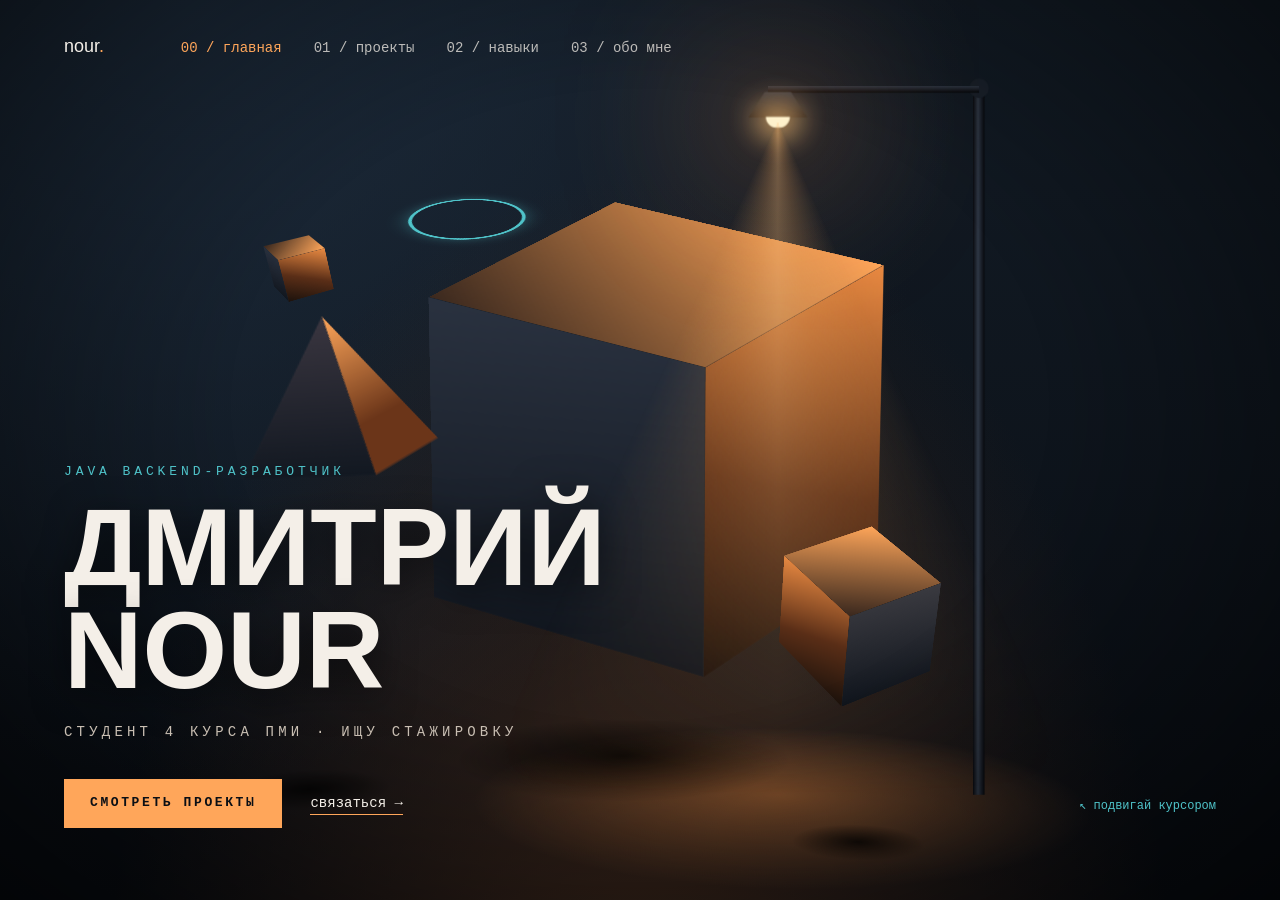
<file: index.html>
<!DOCTYPE html>
<html lang="ru">
<head>
  <meta charset="UTF-8">
  <meta name="viewport" content="width=device-width, initial-scale=1">
  <title>Дмитрий (Nour) — Java Backend разработчик</title>
  <link rel="icon" href="img/favicon.svg" type="image/svg+xml">
  <link rel="stylesheet" href="style.css">
  <link rel="stylesheet" href="scene.css">
</head>
<body class="home">

  <div class="bg" aria-hidden="true">

    <div class="cell x0 y0"></div>
    <div class="cell x1 y0"></div>
    <div class="cell x2 y0"></div>
    <div class="cell x3 y0"></div>
    <div class="cell x4 y0"></div>
    <div class="cell x5 y0"></div>
    <div class="cell x6 y0"></div>
    <div class="cell x7 y0"></div>
    <div class="cell x0 y1"></div>
    <div class="cell x1 y1"></div>
    <div class="cell x2 y1"></div>
    <div class="cell x3 y1"></div>
    <div class="cell x4 y1"></div>
    <div class="cell x5 y1"></div>
    <div class="cell x6 y1"></div>
    <div class="cell x7 y1"></div>
    <div class="cell x0 y2"></div>
    <div class="cell x1 y2"></div>
    <div class="cell x2 y2"></div>
    <div class="cell x3 y2"></div>
    <div class="cell x4 y2"></div>
    <div class="cell x5 y2"></div>
    <div class="cell x6 y2"></div>
    <div class="cell x7 y2"></div>
    <div class="cell x0 y3"></div>
    <div class="cell x1 y3"></div>
    <div class="cell x2 y3"></div>
    <div class="cell x3 y3"></div>
    <div class="cell x4 y3"></div>
    <div class="cell x5 y3"></div>
    <div class="cell x6 y3"></div>
    <div class="cell x7 y3"></div>
    <div class="cell x0 y4"></div>
    <div class="cell x1 y4"></div>
    <div class="cell x2 y4"></div>
    <div class="cell x3 y4"></div>
    <div class="cell x4 y4"></div>
    <div class="cell x5 y4"></div>
    <div class="cell x6 y4"></div>
    <div class="cell x7 y4"></div>
    <div class="cell x0 y5"></div>
    <div class="cell x1 y5"></div>
    <div class="cell x2 y5"></div>
    <div class="cell x3 y5"></div>
    <div class="cell x4 y5"></div>
    <div class="cell x5 y5"></div>
    <div class="cell x6 y5"></div>
    <div class="cell x7 y5"></div>
    <div class="cell x0 y6"></div>
    <div class="cell x1 y6"></div>
    <div class="cell x2 y6"></div>
    <div class="cell x3 y6"></div>
    <div class="cell x4 y6"></div>
    <div class="cell x5 y6"></div>
    <div class="cell x6 y6"></div>
    <div class="cell x7 y6"></div>
    <div class="cell x0 y7"></div>
    <div class="cell x1 y7"></div>
    <div class="cell x2 y7"></div>
    <div class="cell x3 y7"></div>
    <div class="cell x4 y7"></div>
    <div class="cell x5 y7"></div>
    <div class="cell x6 y7"></div>
    <div class="cell x7 y7"></div>

    <div class="scene">
      <div class="cam-y">
        <div class="cam-x">

          <div class="floor">
            <div class="pool"></div>
            <div class="shadow sh-cube"></div>
            <div class="shadow sh-pyr"></div>
            <div class="shadow sh-small"></div>
          </div>

          <div class="obj o-tiny"><div class="float"><div class="pose">
            <div class="cube"><div class="face f-front"></div><div class="face f-back"></div><div class="face f-right"></div><div class="face f-left"></div><div class="face f-top"></div><div class="face f-bottom"></div></div>
          </div></div></div>

          <div class="obj o-hoop"><div class="float"><div class="pose">
            <div class="hoop"></div>
          </div></div></div>

          <div class="lamp">
            <div class="pole"></div>
            <div class="pole-cap"></div>
            <div class="arm"></div>
            <div class="shade"></div>
            <div class="bulb"></div>
            <div class="cone">
              <div class="dust d1"></div><div class="dust d2"></div><div class="dust d3"></div>
              <div class="dust d4"></div><div class="dust d5"></div><div class="dust d6"></div>
            </div>
          </div>

          <div class="obj o-cube"><div class="float"><div class="pose">
            <div class="cube"><div class="face f-front"></div><div class="face f-back"></div><div class="face f-right"></div><div class="face f-left"></div><div class="face f-top"></div><div class="face f-bottom"></div></div>
          </div></div></div>

          <div class="obj o-pyr"><div class="float"><div class="pose">
            <div class="pyramid">
              <div class="side p-front"></div><div class="side p-right"></div>
              <div class="side p-back"></div><div class="side p-left"></div>
              <div class="p-base"></div>
            </div>
          </div></div></div>

          <div class="obj o-small"><div class="float"><div class="pose">
            <div class="cube"><div class="face f-front"></div><div class="face f-back"></div><div class="face f-right"></div><div class="face f-left"></div><div class="face f-top"></div><div class="face f-bottom"></div></div>
          </div></div></div>

        </div>
      </div>
    </div>
  </div>

  <header class="site-header">
    <a class="logo" href="index.html">nour<span>.</span></a>
    <nav class="nav">
      <a href="index.html" aria-current="page">00 / главная</a>
      <a href="projects.html">01 / проекты</a>
      <a href="skills.html">02 / навыки</a>
      <a href="about.html">03 / обо мне</a>
    </nav>
  </header>

  <main class="hero">
    <p class="kicker">java backend-разработчик</p>
    <h1>ДМИТРИЙ<br>NOUR</h1>
    <p class="status">студент 4 курса ПМИ · ищу стажировку</p>
    <p class="cta">
      <a class="btn" href="projects.html">смотреть проекты</a>
      <a class="more" href="about.html#contacts">связаться →</a>
    </p>
  </main>

  <p class="hint">↖ подвигай курсором</p>

</body>
</html>
</file>
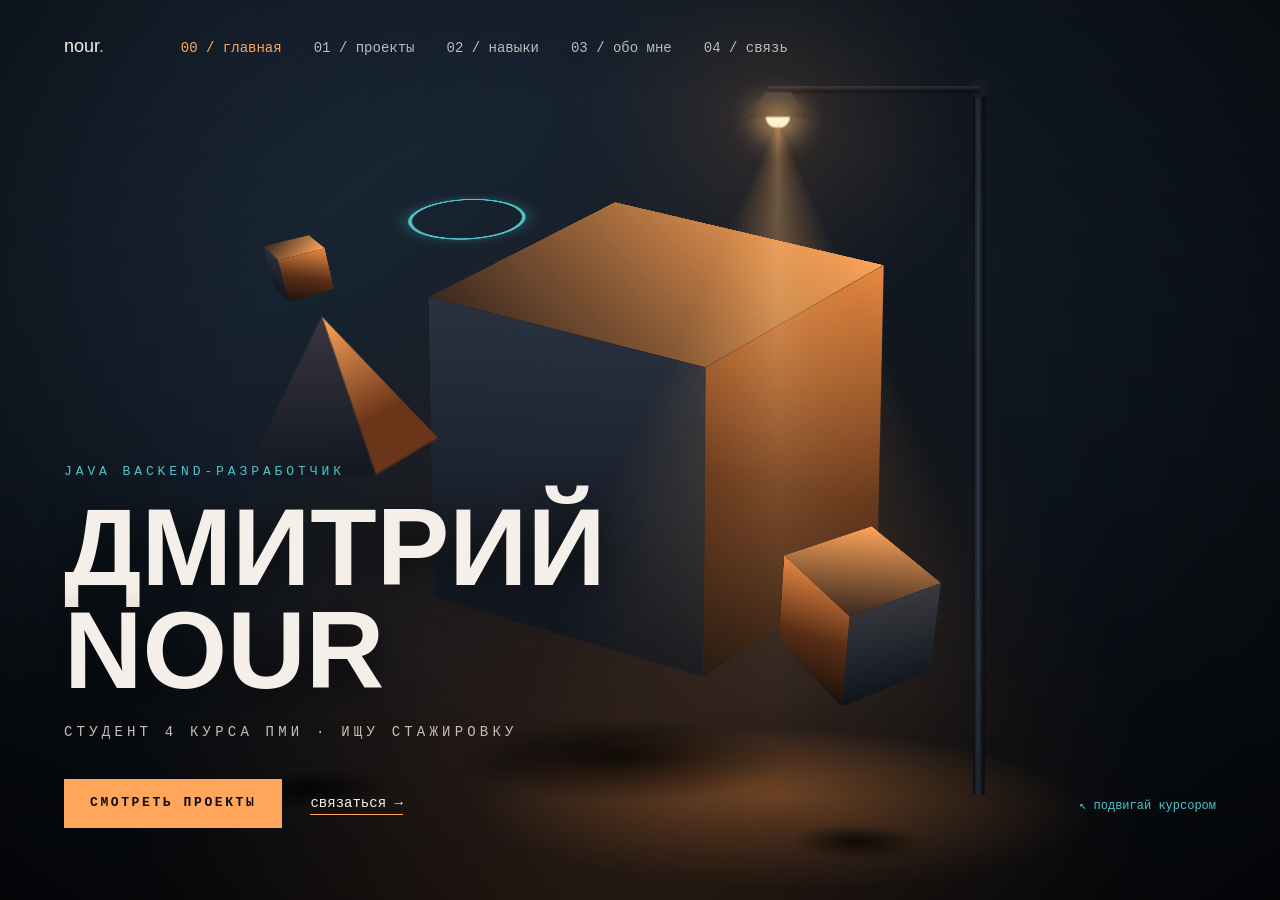
<file: lab4/index.html>
<!DOCTYPE html>
<html lang="ru">
<head>
  <meta charset="UTF-8">
  <meta name="viewport" content="width=device-width, initial-scale=1">
  <title>Дмитрий (Nour) — Java Backend разработчик</title>
  <link rel="icon" href="img/favicon.svg" type="image/svg+xml">
  <link rel="stylesheet" href="style.css">
  <link rel="stylesheet" href="scene.css">
</head>
<body class="home">

  <div class="bg" aria-hidden="true">

    <div class="cell x0 y0"></div>
    <div class="cell x1 y0"></div>
    <div class="cell x2 y0"></div>
    <div class="cell x3 y0"></div>
    <div class="cell x4 y0"></div>
    <div class="cell x5 y0"></div>
    <div class="cell x6 y0"></div>
    <div class="cell x7 y0"></div>
    <div class="cell x0 y1"></div>
    <div class="cell x1 y1"></div>
    <div class="cell x2 y1"></div>
    <div class="cell x3 y1"></div>
    <div class="cell x4 y1"></div>
    <div class="cell x5 y1"></div>
    <div class="cell x6 y1"></div>
    <div class="cell x7 y1"></div>
    <div class="cell x0 y2"></div>
    <div class="cell x1 y2"></div>
    <div class="cell x2 y2"></div>
    <div class="cell x3 y2"></div>
    <div class="cell x4 y2"></div>
    <div class="cell x5 y2"></div>
    <div class="cell x6 y2"></div>
    <div class="cell x7 y2"></div>
    <div class="cell x0 y3"></div>
    <div class="cell x1 y3"></div>
    <div class="cell x2 y3"></div>
    <div class="cell x3 y3"></div>
    <div class="cell x4 y3"></div>
    <div class="cell x5 y3"></div>
    <div class="cell x6 y3"></div>
    <div class="cell x7 y3"></div>
    <div class="cell x0 y4"></div>
    <div class="cell x1 y4"></div>
    <div class="cell x2 y4"></div>
    <div class="cell x3 y4"></div>
    <div class="cell x4 y4"></div>
    <div class="cell x5 y4"></div>
    <div class="cell x6 y4"></div>
    <div class="cell x7 y4"></div>
    <div class="cell x0 y5"></div>
    <div class="cell x1 y5"></div>
    <div class="cell x2 y5"></div>
    <div class="cell x3 y5"></div>
    <div class="cell x4 y5"></div>
    <div class="cell x5 y5"></div>
    <div class="cell x6 y5"></div>
    <div class="cell x7 y5"></div>
    <div class="cell x0 y6"></div>
    <div class="cell x1 y6"></div>
    <div class="cell x2 y6"></div>
    <div class="cell x3 y6"></div>
    <div class="cell x4 y6"></div>
    <div class="cell x5 y6"></div>
    <div class="cell x6 y6"></div>
    <div class="cell x7 y6"></div>
    <div class="cell x0 y7"></div>
    <div class="cell x1 y7"></div>
    <div class="cell x2 y7"></div>
    <div class="cell x3 y7"></div>
    <div class="cell x4 y7"></div>
    <div class="cell x5 y7"></div>
    <div class="cell x6 y7"></div>
    <div class="cell x7 y7"></div>

    <div class="scene">
      <div class="cam-y">
        <div class="cam-x">

          <div class="floor">
            <div class="pool"></div>
            <div class="shadow sh-cube"></div>
            <div class="shadow sh-pyr"></div>
            <div class="shadow sh-small"></div>
          </div>

          <div class="obj o-tiny"><div class="float"><div class="pose">
            <div class="cube"><div class="face f-front"></div><div class="face f-back"></div><div class="face f-right"></div><div class="face f-left"></div><div class="face f-top"></div><div class="face f-bottom"></div></div>
          </div></div></div>

          <div class="obj o-hoop"><div class="float"><div class="pose">
            <div class="hoop"></div>
          </div></div></div>

          <div class="lamp">
            <div class="pole"></div>
            <div class="pole-cap"></div>
            <div class="arm"></div>
            <div class="shade"></div>
            <div class="bulb"></div>
            <div class="cone">
              <div class="dust d1"></div><div class="dust d2"></div><div class="dust d3"></div>
              <div class="dust d4"></div><div class="dust d5"></div><div class="dust d6"></div>
            </div>
          </div>

          <div class="obj o-cube"><div class="float"><div class="pose">
            <div class="cube"><div class="face f-front"></div><div class="face f-back"></div><div class="face f-right"></div><div class="face f-left"></div><div class="face f-top"></div><div class="face f-bottom"></div></div>
          </div></div></div>

          <div class="obj o-pyr"><div class="float"><div class="pose">
            <div class="pyramid">
              <div class="side p-front"></div><div class="side p-right"></div>
              <div class="side p-back"></div><div class="side p-left"></div>
              <div class="p-base"></div>
            </div>
          </div></div></div>

          <div class="obj o-small"><div class="float"><div class="pose">
            <div class="cube"><div class="face f-front"></div><div class="face f-back"></div><div class="face f-right"></div><div class="face f-left"></div><div class="face f-top"></div><div class="face f-bottom"></div></div>
          </div></div></div>

        </div>
      </div>
    </div>
  </div>

  <header class="site-header">
    <a class="logo" href="index.html">nour<span>.</span></a>
    <nav class="nav">
      <a href="index.html" aria-current="page">00 / главная</a>
      <a href="projects.html">01 / проекты</a>
      <a href="skills.html">02 / навыки</a>
      <a href="about.html">03 / обо мне</a>
      <a href="contact.html">04 / связь</a>
    </nav>
  </header>

  <main class="hero">
    <p class="kicker">java backend-разработчик</p>
    <h1>ДМИТРИЙ<br>NOUR</h1>
    <p class="status">студент 4 курса ПМИ · ищу стажировку</p>
    <p class="cta">
      <a class="btn" href="projects.html">смотреть проекты</a>
      <a class="more" href="about.html#contacts">связаться →</a>
    </p>
  </main>

  <p class="hint">↖ подвигай курсором</p>

</body>
</html>
</file>
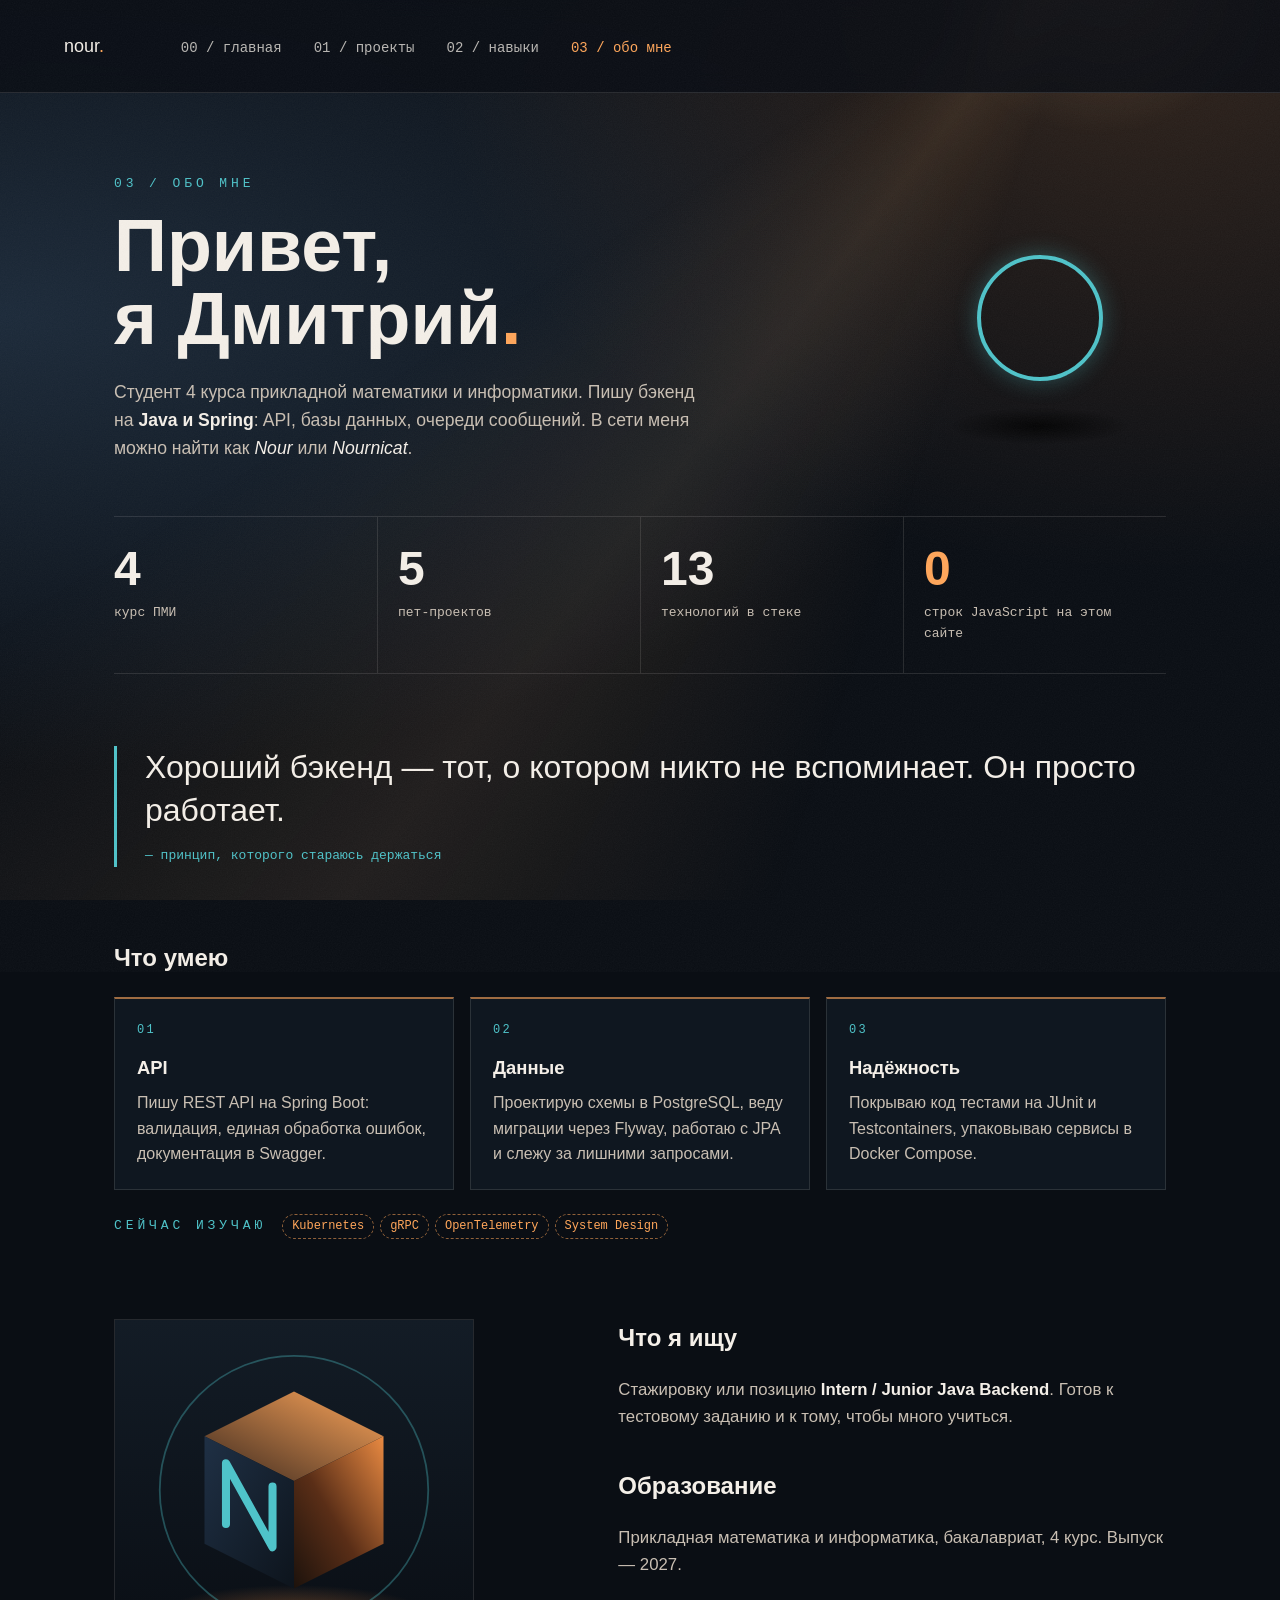
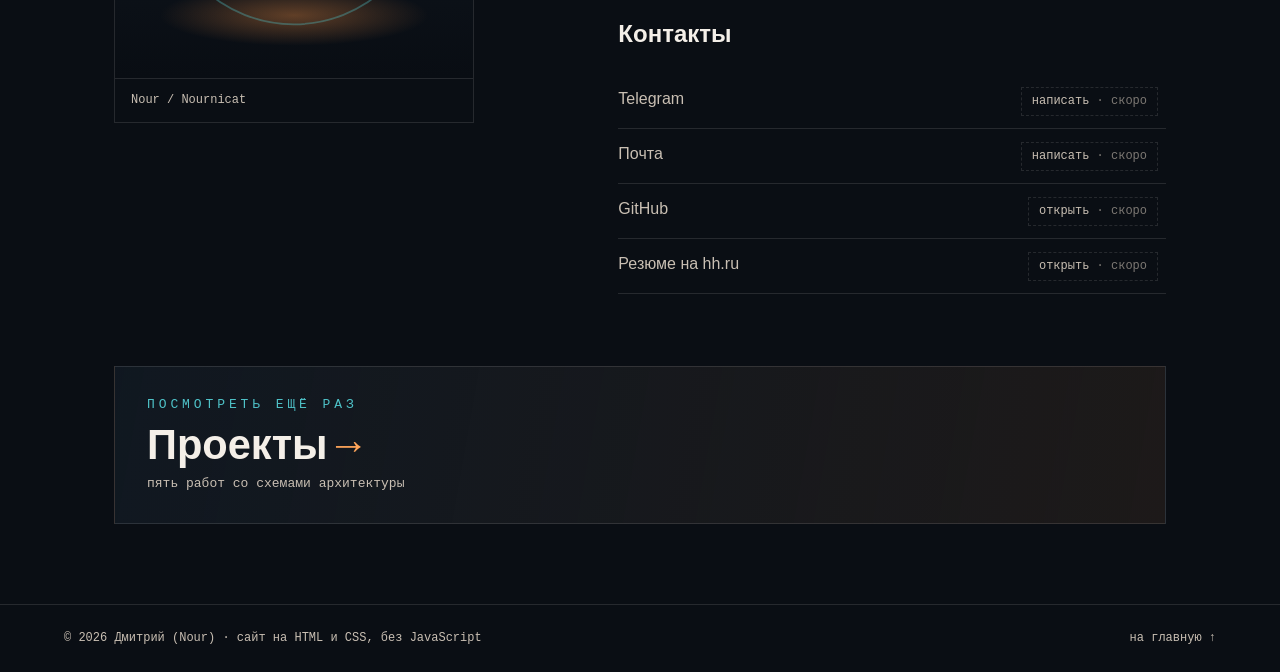
<file: about.html>
<!DOCTYPE html>
<html lang="ru">
<head>
  <meta charset="UTF-8">
  <meta name="viewport" content="width=device-width, initial-scale=1">
  <title>Обо мне — Дмитрий (Nour)</title>
  <link rel="icon" href="img/favicon.svg" type="image/svg+xml">
  <link rel="stylesheet" href="style.css">
</head>
<body class="page">

  <header class="site-header">
    <a class="logo" href="index.html">nour<span>.</span></a>
    <nav class="nav">
      <a href="index.html">00 / главная</a>
      <a href="projects.html">01 / проекты</a>
      <a href="skills.html">02 / навыки</a>
      <a href="about.html" aria-current="page">03 / обо мне</a>
    </nav>
  </header>

  <main class="content">

    <section class="page-head">
      <div class="page-title">
        <p class="kicker">03 / обо мне</p>
        <h1>Привет,<br>я&nbsp;Дмитрий</h1>
        <p class="lead">
          Студент 4 курса прикладной математики и информатики. Пишу бэкенд на <strong>Java и Spring</strong>:
          API, базы данных, очереди сообщений. В сети меня можно найти как <em>Nour</em> или <em>Nournicat</em>.
        </p>
      </div>
      <div class="mini" aria-hidden="true">
        <div class="hoop"></div>
      </div>
    </section>

    <ul class="facts">
      <li><strong>4</strong> курс ПМИ</li>
      <li><strong>5</strong> пет-проектов</li>
      <li><strong>13</strong> технологий в стеке</li>
      <li><strong>0</strong> строк JavaScript на этом сайте</li>
    </ul>

    <blockquote class="quote">
      <p>Хороший бэкенд — тот, о котором никто не вспоминает. Он просто работает.</p>
      <cite>— принцип, которого стараюсь держаться</cite>
    </blockquote>

    <section class="abilities">
      <h2>Что умею</h2>
      <ul class="ability-list">
        <li>
          <h3>API</h3>
          <p>Пишу REST API на Spring Boot: валидация, единая обработка ошибок, документация в Swagger.</p>
        </li>
        <li>
          <h3>Данные</h3>
          <p>Проектирую схемы в PostgreSQL, веду миграции через Flyway, работаю с JPA и слежу за лишними запросами.</p>
        </li>
        <li>
          <h3>Надёжность</h3>
          <p>Покрываю код тестами на JUnit и Testcontainers, упаковываю сервисы в Docker Compose.</p>
        </li>
      </ul>
      <p class="learning">
        <span class="kicker">сейчас изучаю</span>
        <span class="chips-inline"><span>Kubernetes</span><span>gRPC</span><span>OpenTelemetry</span><span>System Design</span></span>
      </p>
    </section>

    <section class="profile" id="contacts">
      <figure class="avatar">
        <img src="img/avatar.svg" alt="Аватар: светящийся куб с буквой N">
        <figcaption>Nour / Nournicat</figcaption>
      </figure>

      <div class="profile-text">
        <h2>Что я ищу</h2>
        <p>Стажировку или позицию <strong>Intern / Junior Java Backend</strong>. Готов к тестовому заданию и к тому, чтобы много учиться.</p>
        <h2>Образование</h2>
        <p>Прикладная математика и информатика, бакалавриат, 4 курс. Выпуск — <time datetime="2027">2027</time>.</p>
        <h2>Контакты</h2>

        <ul class="contacts">
          <li>Telegram <a>написать</a></li>
          <li>Почта <a>написать</a></li>
          <li>GitHub <a>открыть</a></li>
          <li>Резюме на hh.ru <a>открыть</a></li>
        </ul>
      </div>
    </section>

    <a class="next-card" href="projects.html">
      <span class="kicker">посмотреть ещё раз</span>
      <strong>Проекты</strong>
      <span class="next-note">пять работ со схемами архитектуры</span>
    </a>

  </main>

  <footer class="site-footer">
    <p>© 2026 Дмитрий (Nour) · сайт на HTML и CSS, без JavaScript</p>
    <p><a href="index.html">на главную ↑</a></p>
  </footer>

</body>
</html>
</file>
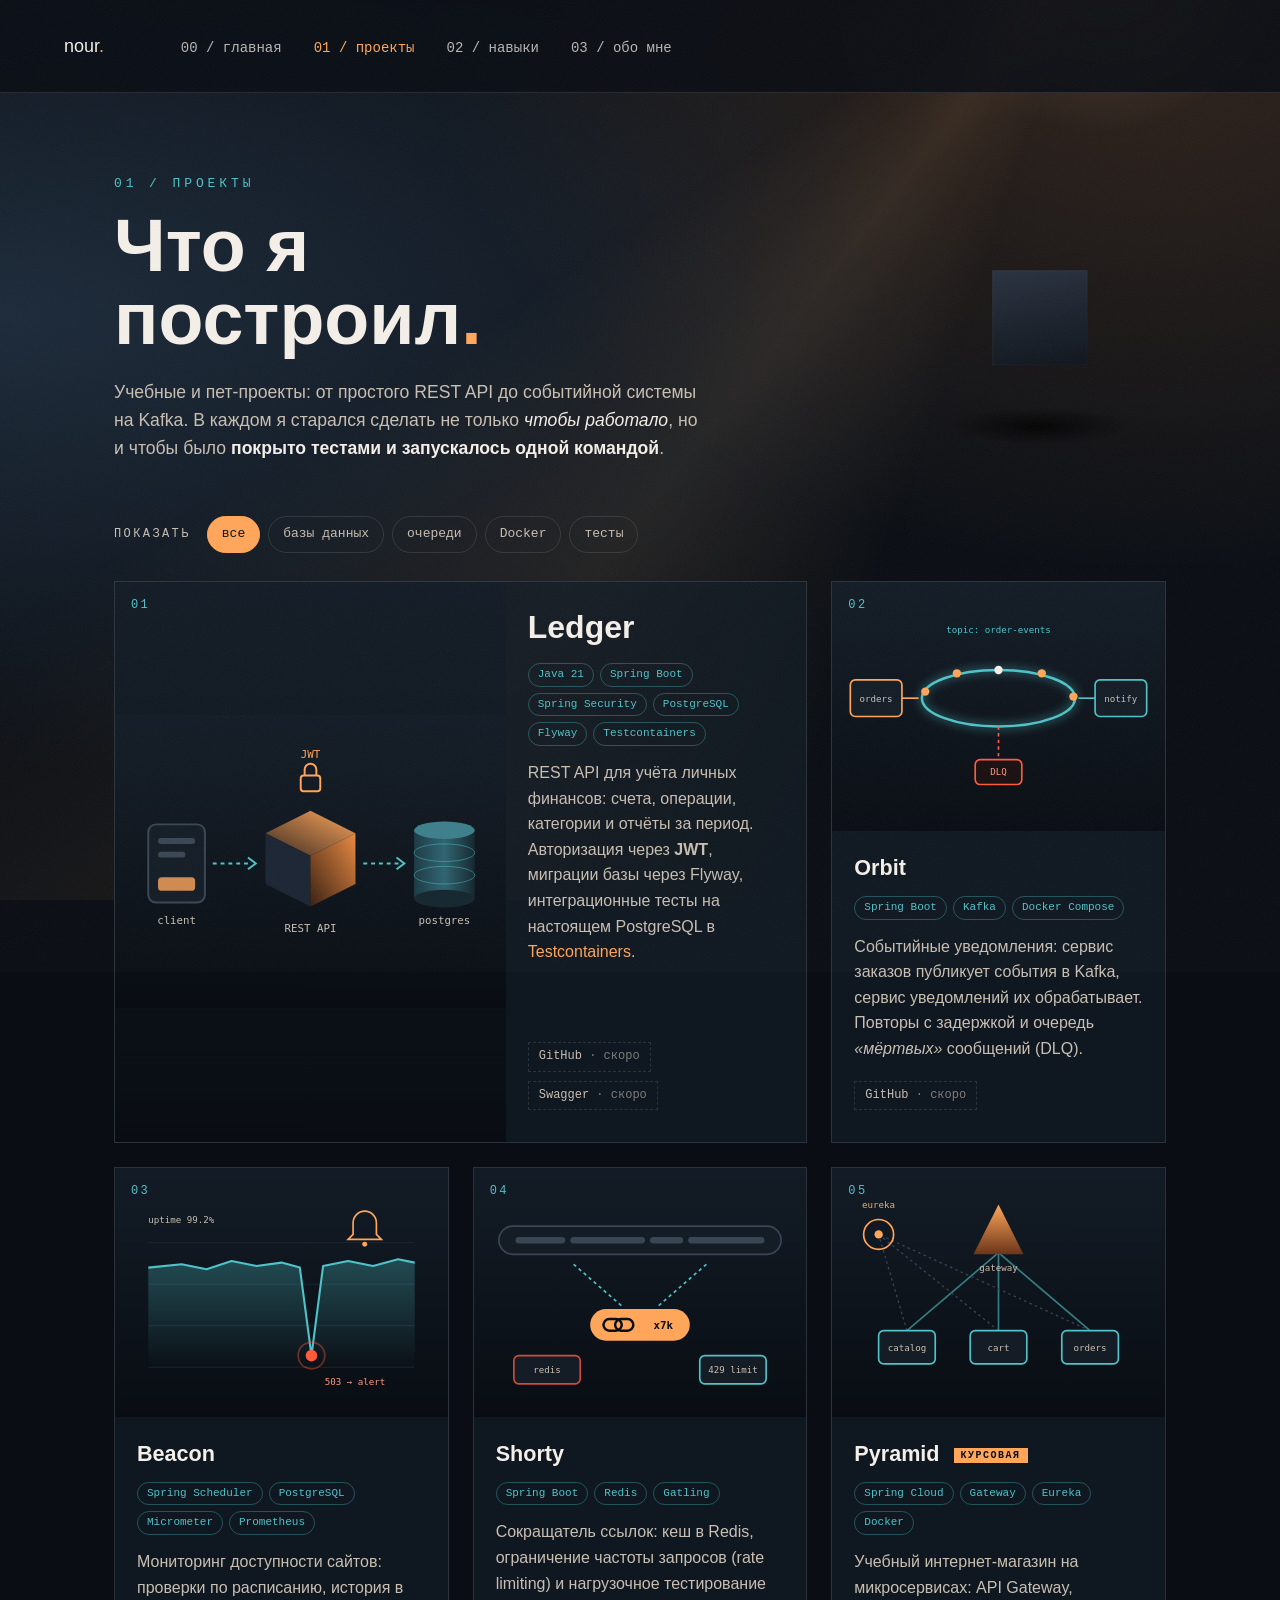
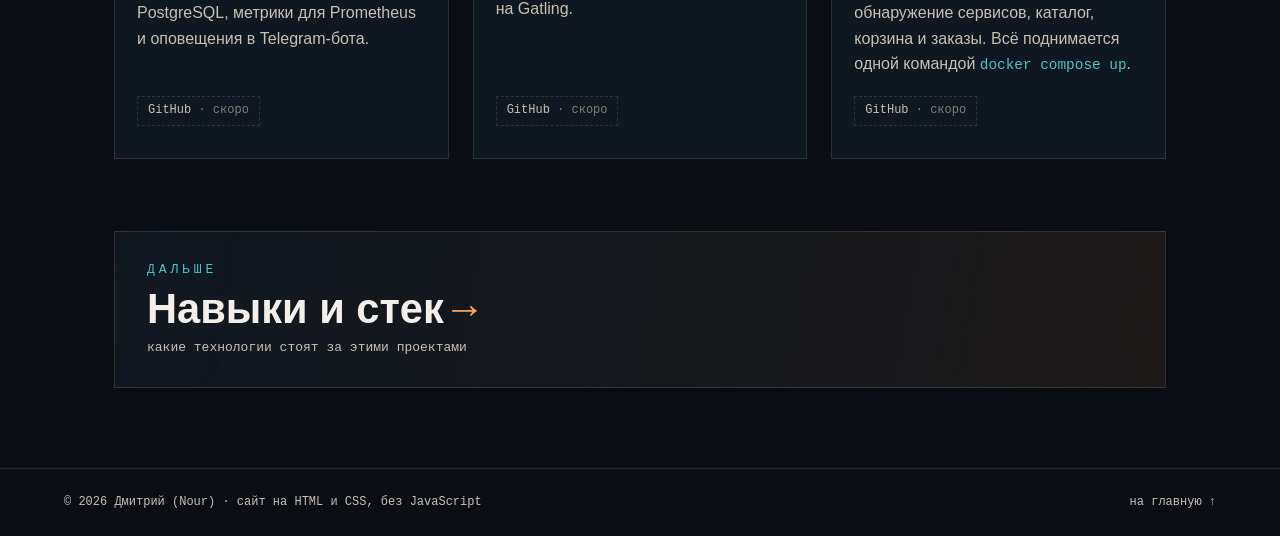
<file: projects.html>
<!DOCTYPE html>
<html lang="ru">
<head>
  <meta charset="UTF-8">
  <meta name="viewport" content="width=device-width, initial-scale=1">
  <title>Проекты — Дмитрий (Nour)</title>
  <link rel="icon" href="img/favicon.svg" type="image/svg+xml">
  <link rel="stylesheet" href="style.css">
</head>
<body class="page">

  <header class="site-header">
    <a class="logo" href="index.html">nour<span>.</span></a>
    <nav class="nav">
      <a href="index.html">00 / главная</a>
      <a href="projects.html" aria-current="page">01 / проекты</a>
      <a href="skills.html">02 / навыки</a>
      <a href="about.html">03 / обо мне</a>
    </nav>
  </header>

  <main class="content">

    <section class="page-head">
      <div class="page-title">
        <p class="kicker">01 / проекты</p>
        <h1>Что я<br>построил</h1>
        <p class="lead">
          Учебные и пет-проекты: от простого REST API до событийной системы на Kafka.
          В каждом я старался сделать не только <em>чтобы работало</em>, но и чтобы было
          <strong>покрыто тестами и запускалось одной командой</strong>.
        </p>
      </div>

      <div class="mini" aria-hidden="true">
        <div class="cube"><div class="face f-front"></div><div class="face f-back"></div><div class="face f-right"></div><div class="face f-left"></div><div class="face f-top"></div><div class="face f-bottom"></div></div>
      </div>
    </section>

    <fieldset class="filter">
      <legend>показать</legend>
      <input type="radio" name="filter" id="f-all" checked>
      <label for="f-all">все</label>
      <input type="radio" name="filter" id="f-db">
      <label for="f-db">базы данных</label>
      <input type="radio" name="filter" id="f-mq">
      <label for="f-mq">очереди</label>
      <input type="radio" name="filter" id="f-docker">
      <label for="f-docker">Docker</label>
      <input type="radio" name="filter" id="f-test">
      <label for="f-test">тесты</label>
    </fieldset>

    <section class="works">

      <article class="work featured" id="ledger" data-tags="db test">
        <img src="img/proj-ledger.svg" alt="Схема Ledger: клиент отправляет запрос в REST API под защитой JWT, API работает с базой PostgreSQL">
        <div class="work-text">
          <h2>Ledger</h2>
          <ul class="chips">
            <li>Java 21</li><li>Spring Boot</li><li>Spring Security</li><li>PostgreSQL</li><li>Flyway</li><li>Testcontainers</li>
          </ul>
          <p>
            REST API для учёта личных финансов: счета, операции, категории и отчёты за период.
            Авторизация через <strong>JWT</strong>, миграции базы через Flyway,
            интеграционные тесты на настоящем PostgreSQL в <span class="amber">Testcontainers</span>.
          </p>
          <p class="work-links"><a>GitHub</a> <a>Swagger</a></p>
        </div>
      </article>

      <article class="work" id="orbit" data-tags="mq docker">
        <img src="img/proj-orbit.svg" alt="Схема Orbit: сервис заказов публикует события в топик Kafka, сервис уведомлений их читает, ошибки уходят в DLQ">
        <div class="work-text">
          <h2>Orbit</h2>
          <ul class="chips"><li>Spring Boot</li><li>Kafka</li><li>Docker Compose</li></ul>
          <p>
            Событийные уведомления: сервис заказов публикует события в Kafka, сервис уведомлений
            их обрабатывает. Повторы с задержкой и очередь <em>«мёртвых»</em> сообщений (DLQ).
          </p>
          <p class="work-links"><a>GitHub</a></p>
        </div>
      </article>

      <article class="work" id="beacon" data-tags="db">
        <img src="img/proj-beacon.svg" alt="Схема Beacon: график доступности сайта с провалом и оповещением">
        <div class="work-text">
          <h2>Beacon</h2>
          <ul class="chips"><li>Spring Scheduler</li><li>PostgreSQL</li><li>Micrometer</li><li>Prometheus</li></ul>
          <p>
            Мониторинг доступности сайтов: проверки по расписанию, история в PostgreSQL,
            метрики для Prometheus и оповещения в Telegram-бота.
          </p>
          <p class="work-links"><a>GitHub</a></p>
        </div>
      </article>

      <article class="work" id="shorty" data-tags="db test">
        <img src="img/proj-shorty.svg" alt="Схема Shorty: длинная ссылка сжимается в короткую, рядом кеш Redis и ограничение запросов">
        <div class="work-text">
          <h2>Shorty</h2>
          <ul class="chips"><li>Spring Boot</li><li>Redis</li><li>Gatling</li></ul>
          <p>
            Сокращатель ссылок: кеш в Redis, ограничение частоты запросов (rate limiting)
            и нагрузочное тестирование на Gatling.
          </p>
          <p class="work-links"><a>GitHub</a></p>
        </div>
      </article>

      <article class="work" id="pyramid" data-tags="docker">
        <img src="img/proj-pyramid.svg" alt="Схема Pyramid: API Gateway наверху, под ним сервисы каталога, корзины и заказов, рядом реестр сервисов Eureka">
        <div class="work-text">
          <h2>Pyramid <span class="tag">курсовая</span></h2>
          <ul class="chips"><li>Spring Cloud</li><li>Gateway</li><li>Eureka</li><li>Docker</li></ul>
          <p>
            Учебный интернет-магазин на микросервисах: API Gateway, обнаружение сервисов,
            каталог, корзина и заказы. Всё поднимается одной командой <code>docker compose up</code>.
          </p>
          <p class="work-links"><a>GitHub</a></p>
        </div>
      </article>

    </section>

    <a class="next-card" href="skills.html">
      <span class="kicker">дальше</span>
      <strong>Навыки и стек</strong>
      <span class="next-note">какие технологии стоят за этими проектами</span>
    </a>

  </main>

  <footer class="site-footer">
    <p>© 2026 Дмитрий (Nour) · сайт на HTML и CSS, без JavaScript</p>
    <p><a href="index.html">на главную ↑</a></p>
  </footer>

</body>
</html>
</file>
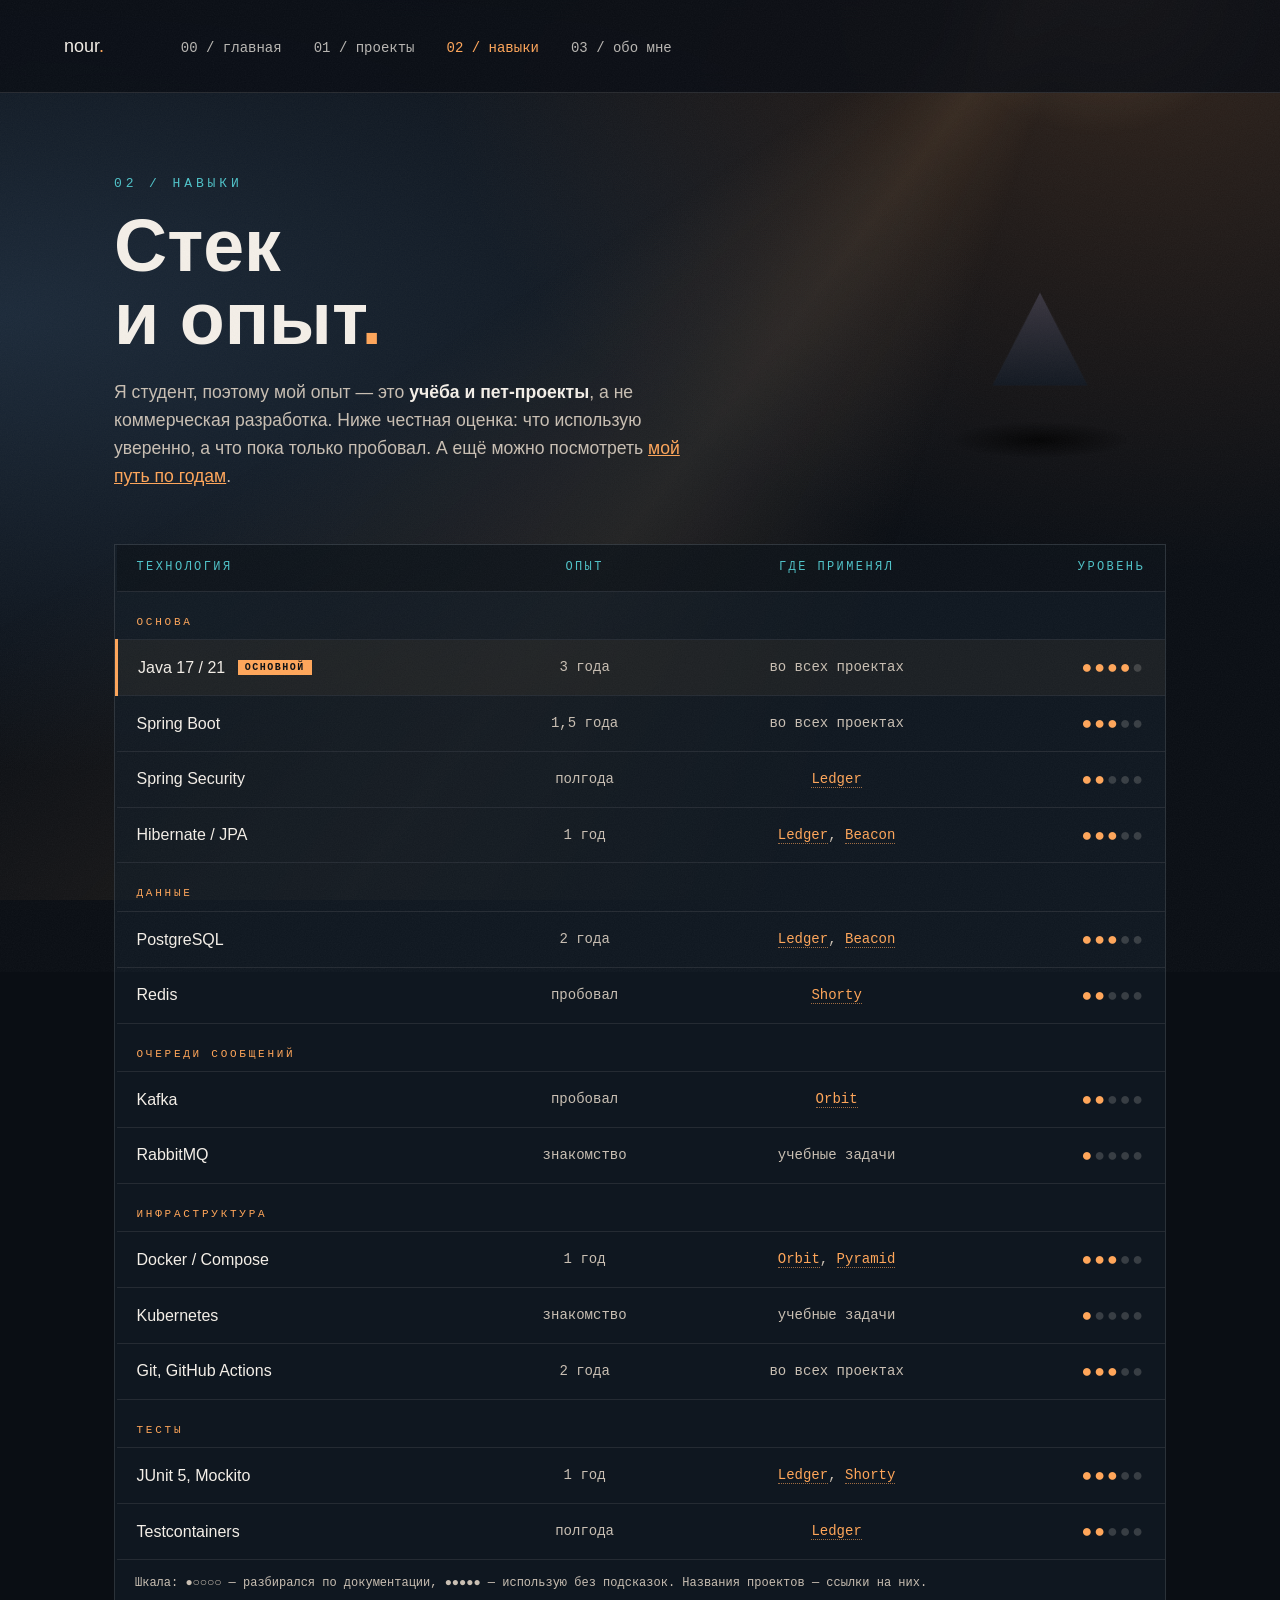
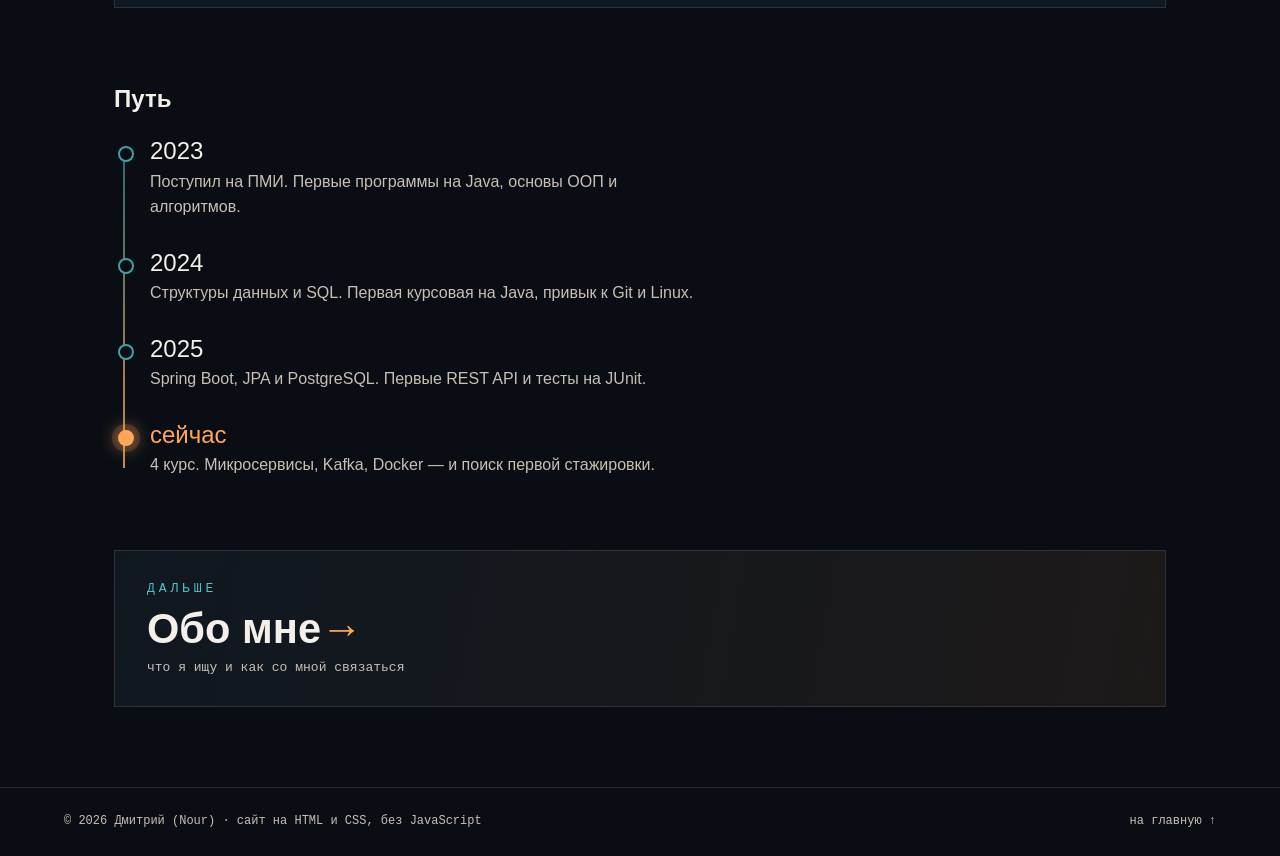
<file: skills.html>
<!DOCTYPE html>
<html lang="ru">
<head>
  <meta charset="UTF-8">
  <meta name="viewport" content="width=device-width, initial-scale=1">
  <title>Навыки — Дмитрий (Nour)</title>
  <link rel="icon" href="img/favicon.svg" type="image/svg+xml">
  <link rel="stylesheet" href="style.css">
</head>
<body class="page">

  <header class="site-header">
    <a class="logo" href="index.html">nour<span>.</span></a>
    <nav class="nav">
      <a href="index.html">00 / главная</a>
      <a href="projects.html">01 / проекты</a>
      <a href="skills.html" aria-current="page">02 / навыки</a>
      <a href="about.html">03 / обо мне</a>
    </nav>
  </header>

  <main class="content">

    <section class="page-head">
      <div class="page-title">
        <p class="kicker">02 / навыки</p>
        <h1>Стек<br>и&nbsp;опыт</h1>
        <p class="lead">
          Я студент, поэтому мой опыт — это <strong>учёба и пет-проекты</strong>, а не коммерческая разработка.
          Ниже честная оценка: что использую уверенно, а что пока только пробовал.
          А ещё можно посмотреть <a href="#path">мой путь по годам</a>.
        </p>
      </div>
      <div class="mini" aria-hidden="true">
        <div class="pyramid">
          <div class="side p-front"></div><div class="side p-right"></div>
          <div class="side p-back"></div><div class="side p-left"></div>
          <div class="p-base"></div>
        </div>
      </div>
    </section>

    <div class="table-wrap">
      <table class="skills-table">
        <caption>Шкала: ●○○○○ — разбирался по документации, ●●●●● — использую без подсказок. Названия проектов — ссылки на них.</caption>
        <thead>
          <tr>
            <th scope="col">Технология</th>
            <th scope="col">Опыт</th>
            <th scope="col">Где применял</th>
            <th scope="col">Уровень</th>
          </tr>
        </thead>
        <tbody>
          <tr class="group"><th colspan="4" scope="rowgroup">Основа</th></tr>
          <tr class="main">
            <td>Java 17 / 21 <span class="tag">основной</span></td>
            <td>3 года</td>
            <td>во всех проектах</td>
            <td><span class="dots" aria-hidden="true">●●●●<span class="off">●</span></span><span class="sr-only">4 из 5</span></td>
          </tr>
          <tr>
            <td>Spring Boot</td>
            <td>1,5 года</td>
            <td>во всех проектах</td>
            <td><span class="dots" aria-hidden="true">●●●<span class="off">●●</span></span><span class="sr-only">3 из 5</span></td>
          </tr>
          <tr>
            <td>Spring Security</td>
            <td>полгода</td>
            <td><a href="projects.html#ledger">Ledger</a></td>
            <td><span class="dots" aria-hidden="true">●●<span class="off">●●●</span></span><span class="sr-only">2 из 5</span></td>
          </tr>
          <tr>
            <td>Hibernate / JPA</td>
            <td>1 год</td>
            <td><a href="projects.html#ledger">Ledger</a>, <a href="projects.html#beacon">Beacon</a></td>
            <td><span class="dots" aria-hidden="true">●●●<span class="off">●●</span></span><span class="sr-only">3 из 5</span></td>
          </tr>
        </tbody>
        <tbody>
          <tr class="group"><th colspan="4" scope="rowgroup">Данные</th></tr>
          <tr>
            <td>PostgreSQL</td>
            <td>2 года</td>
            <td><a href="projects.html#ledger">Ledger</a>, <a href="projects.html#beacon">Beacon</a></td>
            <td><span class="dots" aria-hidden="true">●●●<span class="off">●●</span></span><span class="sr-only">3 из 5</span></td>
          </tr>
          <tr>
            <td>Redis</td>
            <td>пробовал</td>
            <td><a href="projects.html#shorty">Shorty</a></td>
            <td><span class="dots" aria-hidden="true">●●<span class="off">●●●</span></span><span class="sr-only">2 из 5</span></td>
          </tr>
        </tbody>
        <tbody>
          <tr class="group"><th colspan="4" scope="rowgroup">Очереди сообщений</th></tr>
          <tr>
            <td>Kafka</td>
            <td>пробовал</td>
            <td><a href="projects.html#orbit">Orbit</a></td>
            <td><span class="dots" aria-hidden="true">●●<span class="off">●●●</span></span><span class="sr-only">2 из 5</span></td>
          </tr>
          <tr>
            <td>RabbitMQ</td>
            <td>знакомство</td>
            <td>учебные задачи</td>
            <td><span class="dots" aria-hidden="true">●<span class="off">●●●●</span></span><span class="sr-only">1 из 5</span></td>
          </tr>
        </tbody>
        <tbody>
          <tr class="group"><th colspan="4" scope="rowgroup">Инфраструктура</th></tr>
          <tr>
            <td>Docker / Compose</td>
            <td>1 год</td>
            <td><a href="projects.html#orbit">Orbit</a>, <a href="projects.html#pyramid">Pyramid</a></td>
            <td><span class="dots" aria-hidden="true">●●●<span class="off">●●</span></span><span class="sr-only">3 из 5</span></td>
          </tr>
          <tr>
            <td>Kubernetes</td>
            <td>знакомство</td>
            <td>учебные задачи</td>
            <td><span class="dots" aria-hidden="true">●<span class="off">●●●●</span></span><span class="sr-only">1 из 5</span></td>
          </tr>
          <tr>
            <td>Git, GitHub Actions</td>
            <td>2 года</td>
            <td>во всех проектах</td>
            <td><span class="dots" aria-hidden="true">●●●<span class="off">●●</span></span><span class="sr-only">3 из 5</span></td>
          </tr>
        </tbody>
        <tbody>
          <tr class="group"><th colspan="4" scope="rowgroup">Тесты</th></tr>
          <tr>
            <td>JUnit 5, Mockito</td>
            <td>1 год</td>
            <td><a href="projects.html#ledger">Ledger</a>, <a href="projects.html#shorty">Shorty</a></td>
            <td><span class="dots" aria-hidden="true">●●●<span class="off">●●</span></span><span class="sr-only">3 из 5</span></td>
          </tr>
          <tr>
            <td>Testcontainers</td>
            <td>полгода</td>
            <td><a href="projects.html#ledger">Ledger</a></td>
            <td><span class="dots" aria-hidden="true">●●<span class="off">●●●</span></span><span class="sr-only">2 из 5</span></td>
          </tr>
        </tbody>
      </table>
    </div>

    <section class="path">
      <h2 id="path">Путь</h2>
      <ol class="timeline">
        <li><time datetime="2023">2023</time> Поступил на ПМИ. Первые программы на Java, основы ООП и алгоритмов.</li>
        <li><time datetime="2024">2024</time> Структуры данных и SQL. Первая курсовая на Java, привык к Git и Linux.</li>
        <li><time datetime="2025">2025</time> Spring Boot, JPA и PostgreSQL. Первые REST API и тесты на JUnit.</li>
        <li class="now"><time datetime="2026">сейчас</time> 4 курс. Микросервисы, Kafka, Docker — и поиск первой стажировки.</li>
      </ol>
    </section>

    <a class="next-card" href="about.html">
      <span class="kicker">дальше</span>
      <strong>Обо мне</strong>
      <span class="next-note">что я ищу и как со мной связаться</span>
    </a>

  </main>

  <footer class="site-footer">
    <p>© 2026 Дмитрий (Nour) · сайт на HTML и CSS, без JavaScript</p>
    <p><a href="index.html">на главную ↑</a></p>
  </footer>

</body>
</html>
</file>
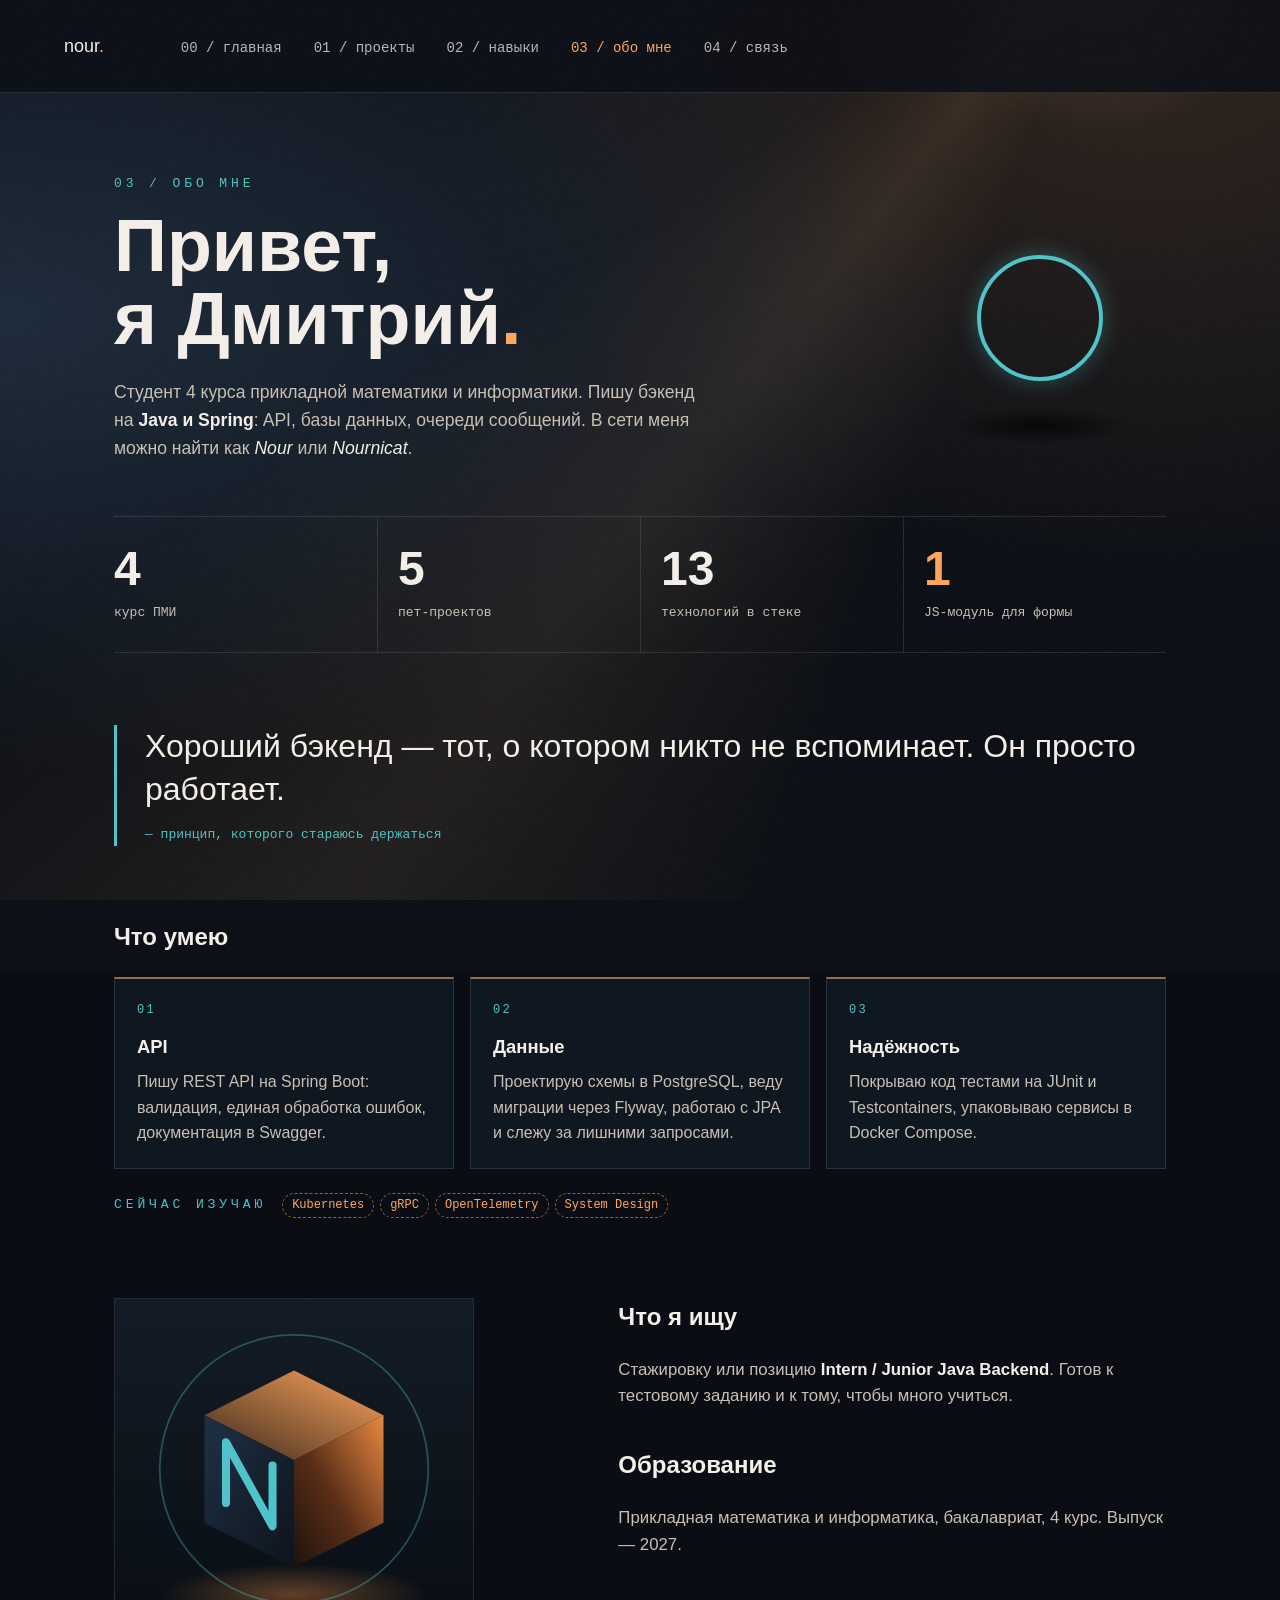
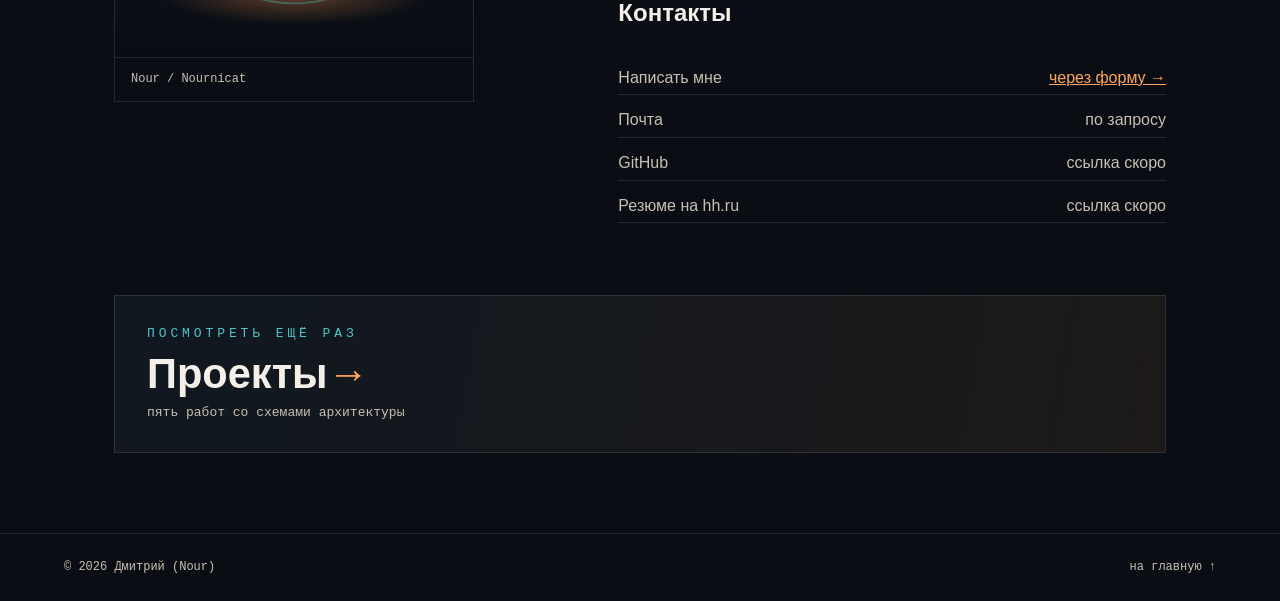
<file: lab4/about.html>
<!DOCTYPE html>
<html lang="ru">
<head>
  <meta charset="UTF-8">
  <meta name="viewport" content="width=device-width, initial-scale=1">
  <title>Обо мне — Дмитрий (Nour)</title>
  <link rel="icon" href="img/favicon.svg" type="image/svg+xml">
  <link rel="stylesheet" href="style.css">
</head>
<body class="page">

  <header class="site-header">
    <a class="logo" href="index.html">nour<span>.</span></a>
    <nav class="nav">
      <a href="index.html">00 / главная</a>
      <a href="projects.html">01 / проекты</a>
      <a href="skills.html">02 / навыки</a>
      <a href="about.html" aria-current="page">03 / обо мне</a>
      <a href="contact.html">04 / связь</a>
    </nav>
  </header>

  <main class="content">

    <section class="page-head">
      <div class="page-title">
        <p class="kicker">03 / обо мне</p>
        <h1>Привет,<br>я&nbsp;Дмитрий</h1>
        <p class="lead">
          Студент 4 курса прикладной математики и информатики. Пишу бэкенд на <strong>Java и Spring</strong>:
          API, базы данных, очереди сообщений. В сети меня можно найти как <em>Nour</em> или <em>Nournicat</em>.
        </p>
      </div>
      <div class="mini" aria-hidden="true">
        <div class="hoop"></div>
      </div>
    </section>

    <ul class="facts">
      <li><strong>4</strong> курс ПМИ</li>
      <li><strong>5</strong> пет-проектов</li>
      <li><strong>13</strong> технологий в стеке</li>
      <li><strong>1</strong> JS-модуль для формы</li>
    </ul>

    <blockquote class="quote">
      <p>Хороший бэкенд — тот, о котором никто не вспоминает. Он просто работает.</p>
      <cite>— принцип, которого стараюсь держаться</cite>
    </blockquote>

    <section class="abilities">
      <h2>Что умею</h2>
      <ul class="ability-list">
        <li>
          <h3>API</h3>
          <p>Пишу REST API на Spring Boot: валидация, единая обработка ошибок, документация в Swagger.</p>
        </li>
        <li>
          <h3>Данные</h3>
          <p>Проектирую схемы в PostgreSQL, веду миграции через Flyway, работаю с JPA и слежу за лишними запросами.</p>
        </li>
        <li>
          <h3>Надёжность</h3>
          <p>Покрываю код тестами на JUnit и Testcontainers, упаковываю сервисы в Docker Compose.</p>
        </li>
      </ul>
      <p class="learning">
        <span class="kicker">сейчас изучаю</span>
        <span class="chips-inline"><span>Kubernetes</span><span>gRPC</span><span>OpenTelemetry</span><span>System Design</span></span>
      </p>
    </section>

    <section class="profile" id="contacts">
      <figure class="avatar">
        <img src="img/avatar.svg" alt="Аватар: светящийся куб с буквой N">
        <figcaption>Nour / Nournicat</figcaption>
      </figure>

      <div class="profile-text">
        <h2>Что я ищу</h2>
        <p>Стажировку или позицию <strong>Intern / Junior Java Backend</strong>. Готов к тестовому заданию и к тому, чтобы много учиться.</p>
        <h2>Образование</h2>
        <p>Прикладная математика и информатика, бакалавриат, 4 курс. Выпуск — <time datetime="2027">2027</time>.</p>
        <h2>Контакты</h2>

        <ul class="contacts">
          <li>Написать мне <a href="contact.html">через форму →</a></li>
          <li>Почта <span>по запросу</span></li>
          <li>GitHub <span>ссылка скоро</span></li>
          <li>Резюме на hh.ru <span>ссылка скоро</span></li>
        </ul>
      </div>
    </section>

    <a class="next-card" href="projects.html">
      <span class="kicker">посмотреть ещё раз</span>
      <strong>Проекты</strong>
      <span class="next-note">пять работ со схемами архитектуры</span>
    </a>

  </main>

  <footer class="site-footer">
    <p>© 2026 Дмитрий (Nour)</p>
    <p><a href="index.html">на главную ↑</a></p>
  </footer>

</body>
</html>
</file>
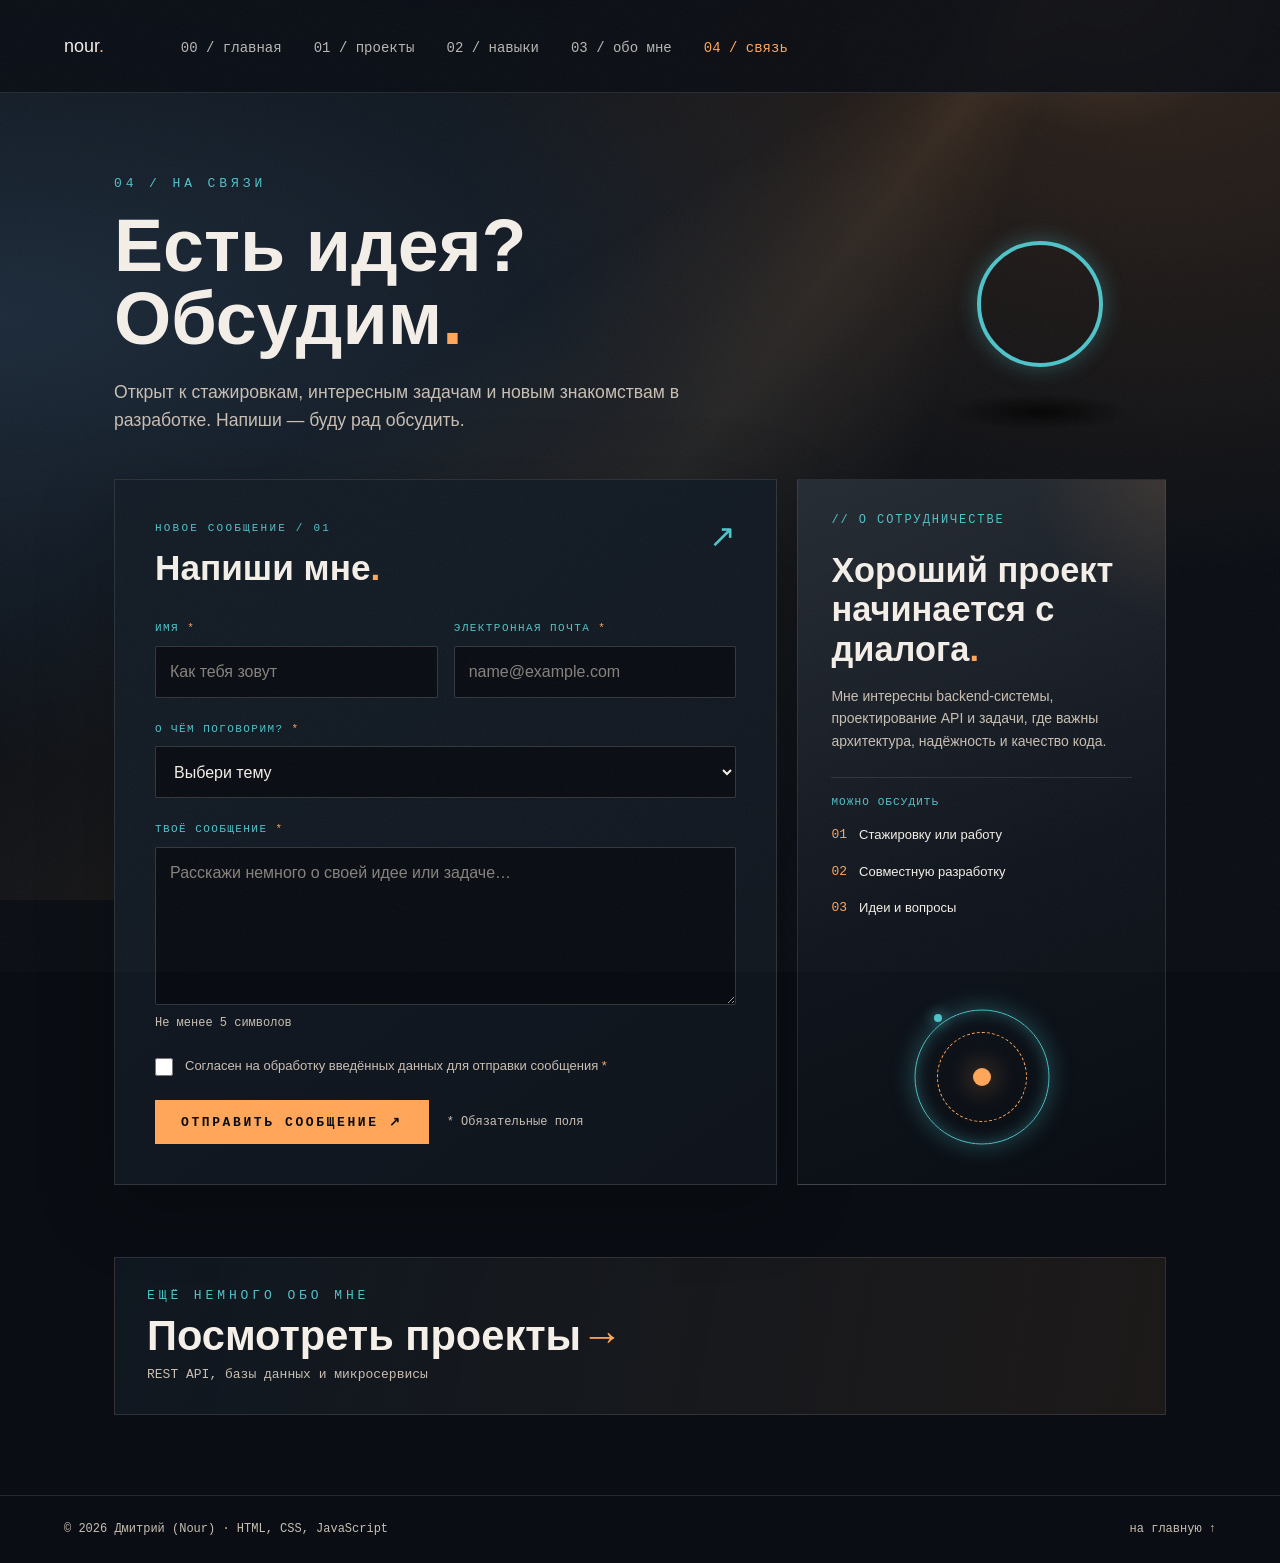
<file: lab4/contact.html>
<!DOCTYPE html>
<html lang="ru">
<head>
  <meta charset="UTF-8">
  <meta name="viewport" content="width=device-width, initial-scale=1">
  <meta name="description" content="Связаться с Дмитрием (Nour): стажировки, backend-разработка и совместные проекты.">
  <title>Связаться — Дмитрий (Nour)</title>
  <link rel="icon" href="img/favicon.svg" type="image/svg+xml">
  <link rel="stylesheet" href="style.css">
  <script src="contact.js" defer></script>
</head>
<body class="page">
  <header class="site-header">
    <a class="logo" href="index.html">nour<span>.</span></a>
    <nav class="nav" aria-label="Основная навигация">
      <a href="index.html">00 / главная</a>
      <a href="projects.html">01 / проекты</a>
      <a href="skills.html">02 / навыки</a>
      <a href="about.html">03 / обо мне</a>
      <a href="contact.html" aria-current="page">04 / связь</a>
    </nav>
  </header>

  <main class="content">
    <section class="page-head contact-head">
      <div class="page-title">
        <p class="kicker">04 / на связи</p>
        <h1>Есть идея?<br>Обсудим</h1>
        <p class="lead">Открыт к стажировкам, интересным задачам и новым знакомствам в разработке. Напиши — буду рад обсудить.</p>
      </div>
      <div class="mini" aria-hidden="true"><div class="hoop"></div></div>
    </section>

    <div class="contact-layout">
      <form class="contact-form" id="contact-form" action="/api/contact" method="post">
        <div class="contact-form__head">
          <div>
            <p class="kicker">НОВОЕ СООБЩЕНИЕ / 01</p>
            <h2>Напиши мне<span>.</span></h2>
          </div>
          <span class="contact-form__head-mark" aria-hidden="true">↗</span>
        </div>

        <div class="contact-form__row">
          <div class="contact-form__field">
            <label class="contact-form__label" for="contact-name">Имя <span aria-hidden="true">*</span></label>
            <input class="contact-form__input" type="text" name="name" id="contact-name" placeholder="Как тебя зовут" minlength="2" maxlength="80" autocomplete="name" required>
          </div>
          <div class="contact-form__field">
            <label class="contact-form__label" for="contact-email">Электронная почта <span aria-hidden="true">*</span></label>
            <input class="contact-form__input" type="email" name="email" id="contact-email" placeholder="name@example.com" maxlength="254" autocomplete="email" required>
          </div>
        </div>

        <div class="contact-form__field">
          <label class="contact-form__label" for="contact-topic">О чём поговорим? <span aria-hidden="true">*</span></label>
          <select class="contact-form__input" name="topic" id="contact-topic" required>
            <option value="" selected disabled>Выбери тему</option>
            <option value="internship">Стажировка или работа</option>
            <option value="project">Совместный проект</option>
            <option value="question">Вопрос по разработке</option>
            <option value="other">Другое</option>
          </select>
        </div>

        <div class="contact-form__field">
          <label class="contact-form__label" for="contact-message">Твоё сообщение <span aria-hidden="true">*</span></label>
          <textarea class="contact-form__input contact-form__input--message" name="message" id="contact-message" placeholder="Расскажи немного о своей идее или задаче…" minlength="5" maxlength="2000" required></textarea>
          <span class="contact-form__hint">Не менее 5 символов</span>
        </div>

        <label class="contact-form__check" for="contact-consent">
          <input type="checkbox" id="contact-consent" name="consent" value="yes" required>
          <span>Согласен на обработку введённых данных для отправки сообщения <span aria-hidden="true">*</span></span>
        </label>

        <div class="contact-form__actions">
          <button class="btn contact-form__button" id="contact-submit" type="submit">отправить сообщение <span aria-hidden="true">↗</span></button>
          <span class="contact-form__required">* Обязательные поля</span>
        </div>
        <p class="contact-form__feedback" id="contact-feedback" role="status" aria-live="polite"></p>
      </form>

      <aside class="contact-aside" aria-label="Темы для общения">
        <p class="contact-aside__eyebrow">// О СОТРУДНИЧЕСТВЕ</p>
        <h2>Хороший проект начинается с диалога<span>.</span></h2>
        <p class="contact-aside__description">Мне интересны backend-системы, проектирование API и задачи, где важны архитектура, надёжность и качество кода.</p>
        <div class="contact-aside__separator" aria-hidden="true"></div>
        <p class="contact-aside__subhead">Можно обсудить</p>
        <ul class="contact-aside__topics">
          <li><span>01</span> Стажировку или работу</li>
          <li><span>02</span> Совместную разработку</li>
          <li><span>03</span> Идеи и вопросы</li>
        </ul>
        <div class="contact-aside__art" aria-hidden="true">
          <span class="contact-aside__ring contact-aside__ring--outer"></span>
          <span class="contact-aside__ring contact-aside__ring--inner"></span>
          <span class="contact-aside__core"></span>
          <span class="contact-aside__satellite"></span>
        </div>
      </aside>
    </div>

    <a class="next-card" href="projects.html">
      <span class="kicker">ещё немного обо мне</span>
      <strong>Посмотреть проекты</strong>
      <span class="next-note">REST API, базы данных и микросервисы</span>
    </a>
  </main>

  <footer class="site-footer">
    <p>© 2026 Дмитрий (Nour) · HTML, CSS, JavaScript</p>
    <p><a href="index.html">на главную ↑</a></p>
  </footer>
</body>
</html>
</file>
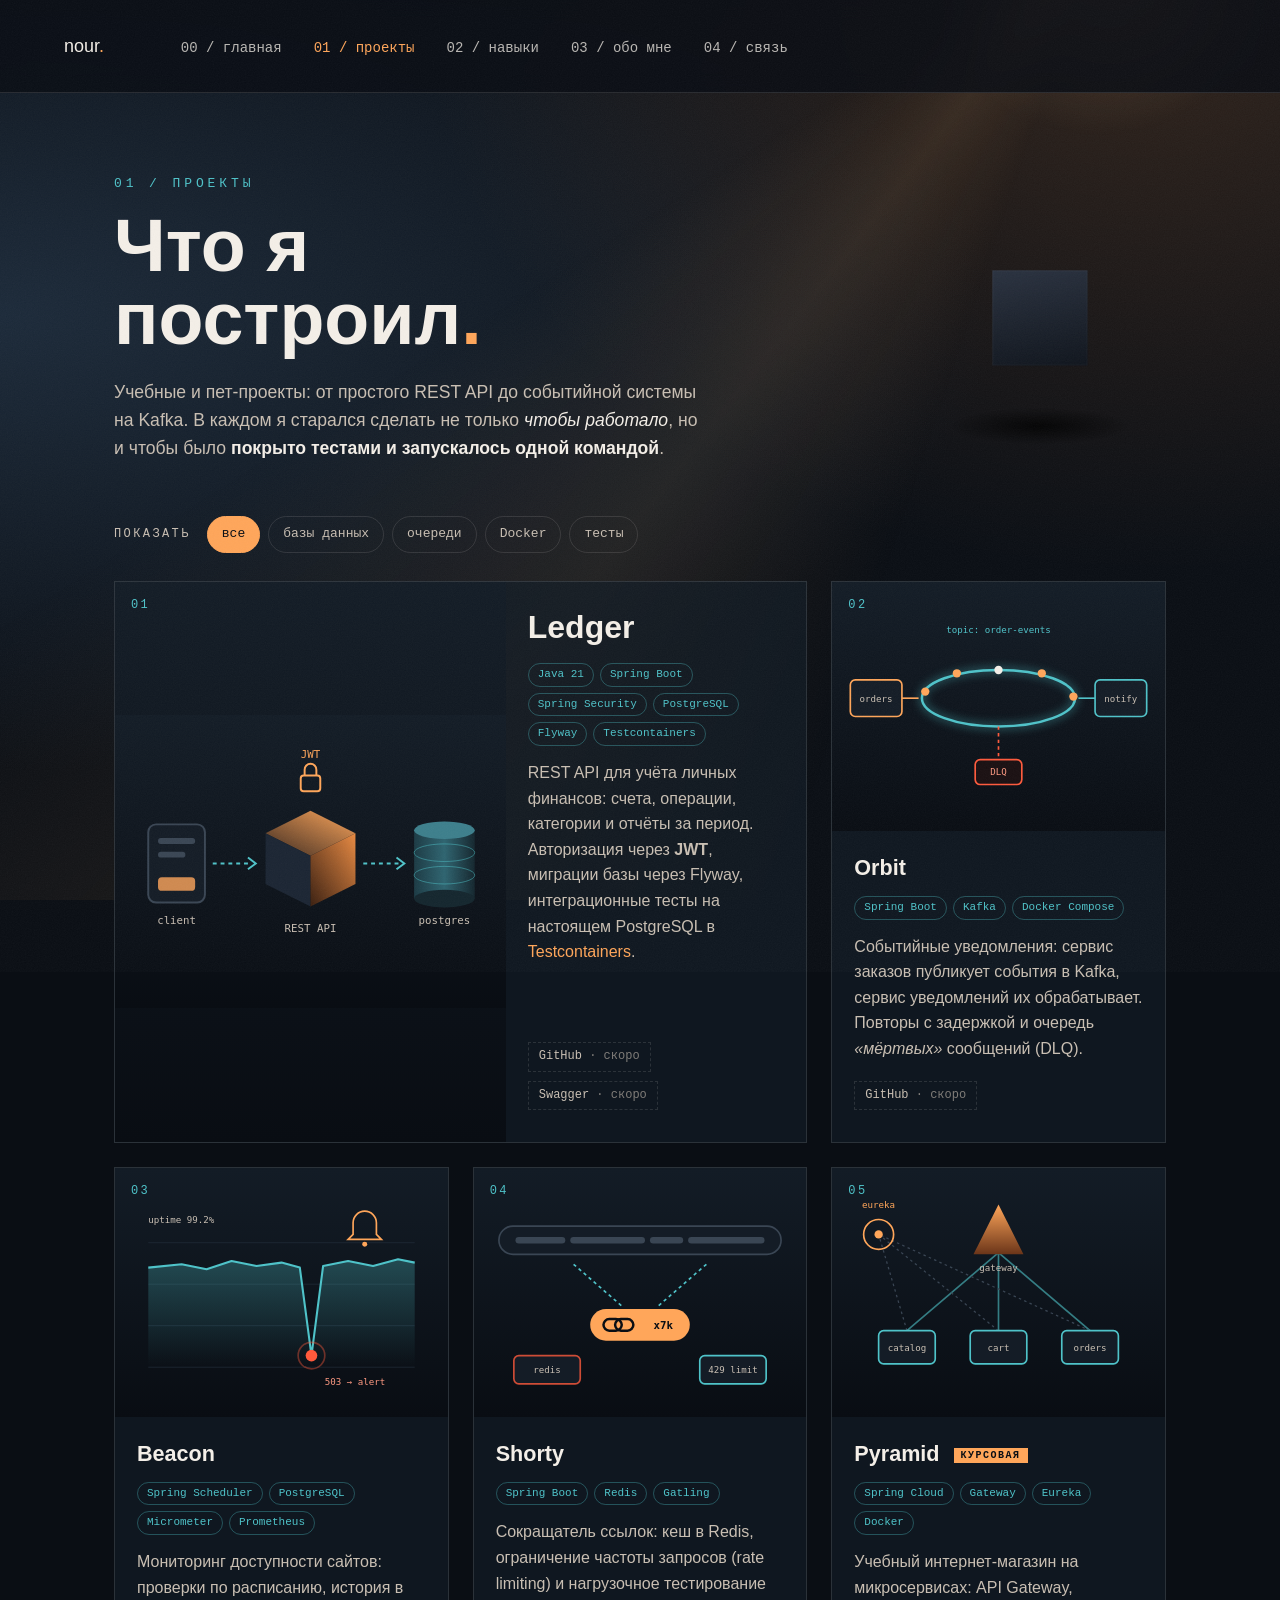
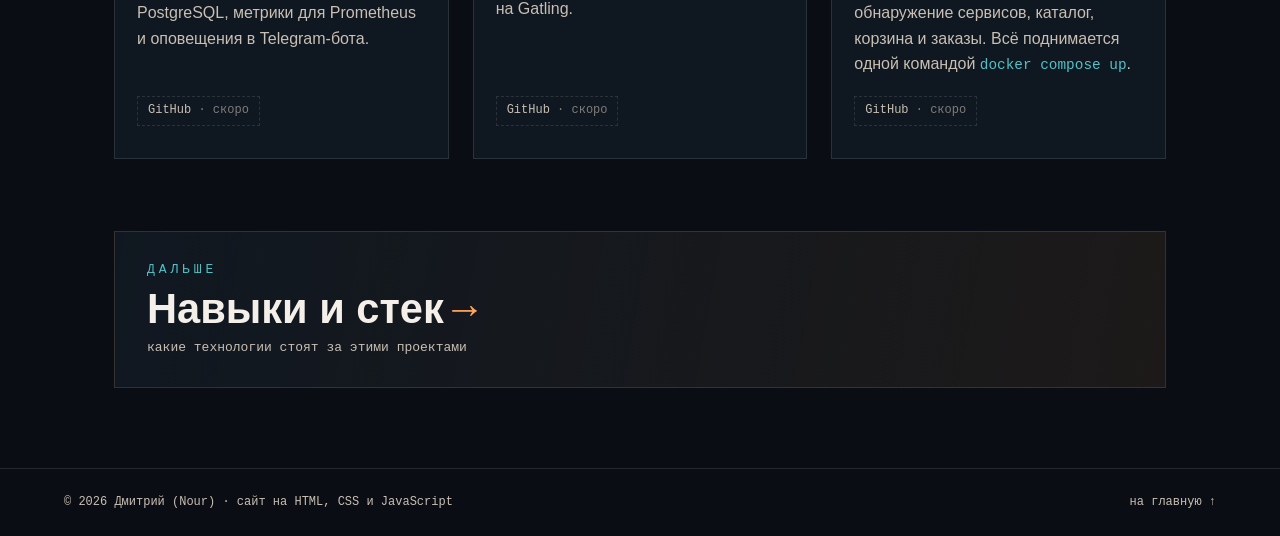
<file: lab4/projects.html>
<!DOCTYPE html>
<html lang="ru">
<head>
  <meta charset="UTF-8">
  <meta name="viewport" content="width=device-width, initial-scale=1">
  <title>Проекты — Дмитрий (Nour)</title>
  <link rel="icon" href="img/favicon.svg" type="image/svg+xml">
  <link rel="stylesheet" href="style.css">
</head>
<body class="page">

  <header class="site-header">
    <a class="logo" href="index.html">nour<span>.</span></a>
    <nav class="nav">
      <a href="index.html">00 / главная</a>
      <a href="projects.html" aria-current="page">01 / проекты</a>
      <a href="skills.html">02 / навыки</a>
      <a href="about.html">03 / обо мне</a>
      <a href="contact.html">04 / связь</a>
    </nav>
  </header>

  <main class="content">

    <section class="page-head">
      <div class="page-title">
        <p class="kicker">01 / проекты</p>
        <h1>Что я<br>построил</h1>
        <p class="lead">
          Учебные и пет-проекты: от простого REST API до событийной системы на Kafka.
          В каждом я старался сделать не только <em>чтобы работало</em>, но и чтобы было
          <strong>покрыто тестами и запускалось одной командой</strong>.
        </p>
      </div>

      <div class="mini" aria-hidden="true">
        <div class="cube"><div class="face f-front"></div><div class="face f-back"></div><div class="face f-right"></div><div class="face f-left"></div><div class="face f-top"></div><div class="face f-bottom"></div></div>
      </div>
    </section>

    <fieldset class="filter">
      <legend>показать</legend>
      <input type="radio" name="filter" id="f-all" checked>
      <label for="f-all">все</label>
      <input type="radio" name="filter" id="f-db">
      <label for="f-db">базы данных</label>
      <input type="radio" name="filter" id="f-mq">
      <label for="f-mq">очереди</label>
      <input type="radio" name="filter" id="f-docker">
      <label for="f-docker">Docker</label>
      <input type="radio" name="filter" id="f-test">
      <label for="f-test">тесты</label>
    </fieldset>

    <section class="works">

      <article class="work featured" id="ledger" data-tags="db test">
        <img src="img/proj-ledger.svg" alt="Схема Ledger: клиент отправляет запрос в REST API под защитой JWT, API работает с базой PostgreSQL">
        <div class="work-text">
          <h2>Ledger</h2>
          <ul class="chips">
            <li>Java 21</li><li>Spring Boot</li><li>Spring Security</li><li>PostgreSQL</li><li>Flyway</li><li>Testcontainers</li>
          </ul>
          <p>
            REST API для учёта личных финансов: счета, операции, категории и отчёты за период.
            Авторизация через <strong>JWT</strong>, миграции базы через Flyway,
            интеграционные тесты на настоящем PostgreSQL в <span class="amber">Testcontainers</span>.
          </p>
          <p class="work-links"><a>GitHub</a> <a>Swagger</a></p>
        </div>
      </article>

      <article class="work" id="orbit" data-tags="mq docker">
        <img src="img/proj-orbit.svg" alt="Схема Orbit: сервис заказов публикует события в топик Kafka, сервис уведомлений их читает, ошибки уходят в DLQ">
        <div class="work-text">
          <h2>Orbit</h2>
          <ul class="chips"><li>Spring Boot</li><li>Kafka</li><li>Docker Compose</li></ul>
          <p>
            Событийные уведомления: сервис заказов публикует события в Kafka, сервис уведомлений
            их обрабатывает. Повторы с задержкой и очередь <em>«мёртвых»</em> сообщений (DLQ).
          </p>
          <p class="work-links"><a>GitHub</a></p>
        </div>
      </article>

      <article class="work" id="beacon" data-tags="db">
        <img src="img/proj-beacon.svg" alt="Схема Beacon: график доступности сайта с провалом и оповещением">
        <div class="work-text">
          <h2>Beacon</h2>
          <ul class="chips"><li>Spring Scheduler</li><li>PostgreSQL</li><li>Micrometer</li><li>Prometheus</li></ul>
          <p>
            Мониторинг доступности сайтов: проверки по расписанию, история в PostgreSQL,
            метрики для Prometheus и оповещения в Telegram-бота.
          </p>
          <p class="work-links"><a>GitHub</a></p>
        </div>
      </article>

      <article class="work" id="shorty" data-tags="db test">
        <img src="img/proj-shorty.svg" alt="Схема Shorty: длинная ссылка сжимается в короткую, рядом кеш Redis и ограничение запросов">
        <div class="work-text">
          <h2>Shorty</h2>
          <ul class="chips"><li>Spring Boot</li><li>Redis</li><li>Gatling</li></ul>
          <p>
            Сокращатель ссылок: кеш в Redis, ограничение частоты запросов (rate limiting)
            и нагрузочное тестирование на Gatling.
          </p>
          <p class="work-links"><a>GitHub</a></p>
        </div>
      </article>

      <article class="work" id="pyramid" data-tags="docker">
        <img src="img/proj-pyramid.svg" alt="Схема Pyramid: API Gateway наверху, под ним сервисы каталога, корзины и заказов, рядом реестр сервисов Eureka">
        <div class="work-text">
          <h2>Pyramid <span class="tag">курсовая</span></h2>
          <ul class="chips"><li>Spring Cloud</li><li>Gateway</li><li>Eureka</li><li>Docker</li></ul>
          <p>
            Учебный интернет-магазин на микросервисах: API Gateway, обнаружение сервисов,
            каталог, корзина и заказы. Всё поднимается одной командой <code>docker compose up</code>.
          </p>
          <p class="work-links"><a>GitHub</a></p>
        </div>
      </article>

    </section>

    <a class="next-card" href="skills.html">
      <span class="kicker">дальше</span>
      <strong>Навыки и стек</strong>
      <span class="next-note">какие технологии стоят за этими проектами</span>
    </a>

  </main>

  <footer class="site-footer">
    <p>© 2026 Дмитрий (Nour) · сайт на HTML, CSS и JavaScript</p>
    <p><a href="index.html">на главную ↑</a></p>
  </footer>

</body>
</html>
</file>
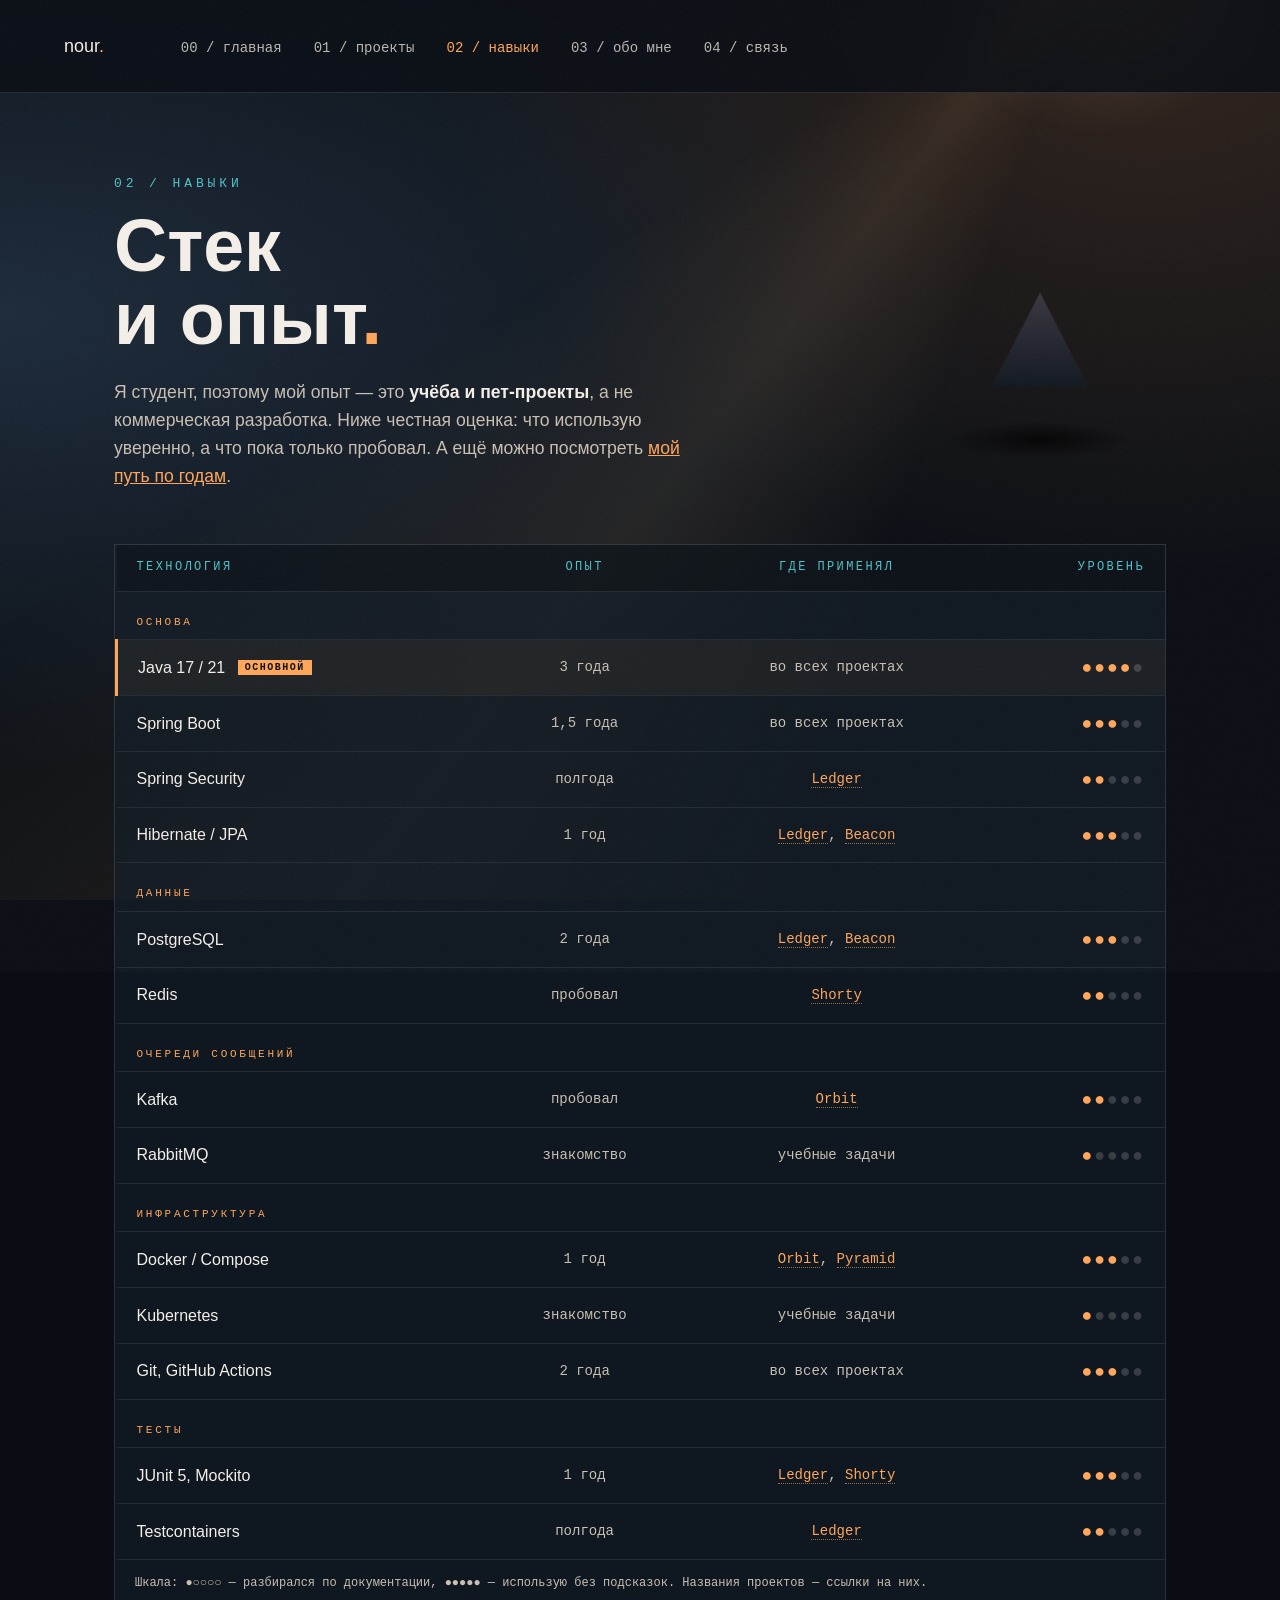
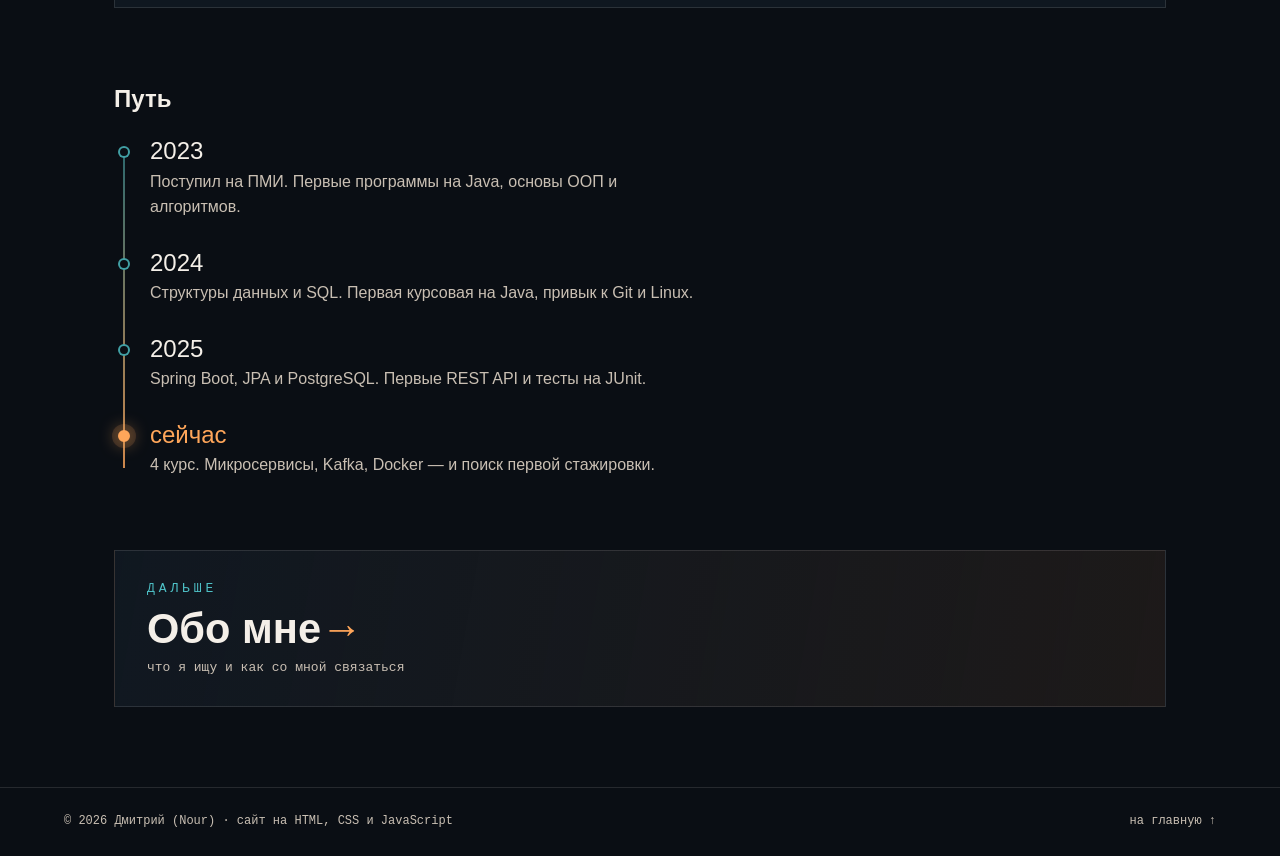
<file: lab4/skills.html>
<!DOCTYPE html>
<html lang="ru">
<head>
  <meta charset="UTF-8">
  <meta name="viewport" content="width=device-width, initial-scale=1">
  <title>Навыки — Дмитрий (Nour)</title>
  <link rel="icon" href="img/favicon.svg" type="image/svg+xml">
  <link rel="stylesheet" href="style.css">
</head>
<body class="page">

  <header class="site-header">
    <a class="logo" href="index.html">nour<span>.</span></a>
    <nav class="nav">
      <a href="index.html">00 / главная</a>
      <a href="projects.html">01 / проекты</a>
      <a href="skills.html" aria-current="page">02 / навыки</a>
      <a href="about.html">03 / обо мне</a>
      <a href="contact.html">04 / связь</a>
    </nav>
  </header>

  <main class="content">

    <section class="page-head">
      <div class="page-title">
        <p class="kicker">02 / навыки</p>
        <h1>Стек<br>и&nbsp;опыт</h1>
        <p class="lead">
          Я студент, поэтому мой опыт — это <strong>учёба и пет-проекты</strong>, а не коммерческая разработка.
          Ниже честная оценка: что использую уверенно, а что пока только пробовал.
          А ещё можно посмотреть <a href="#path">мой путь по годам</a>.
        </p>
      </div>
      <div class="mini" aria-hidden="true">
        <div class="pyramid">
          <div class="side p-front"></div><div class="side p-right"></div>
          <div class="side p-back"></div><div class="side p-left"></div>
          <div class="p-base"></div>
        </div>
      </div>
    </section>

    <div class="table-wrap">
      <table class="skills-table">
        <caption>Шкала: ●○○○○ — разбирался по документации, ●●●●● — использую без подсказок. Названия проектов — ссылки на них.</caption>
        <thead>
          <tr>
            <th scope="col">Технология</th>
            <th scope="col">Опыт</th>
            <th scope="col">Где применял</th>
            <th scope="col">Уровень</th>
          </tr>
        </thead>
        <tbody>
          <tr class="group"><th colspan="4" scope="rowgroup">Основа</th></tr>
          <tr class="main">
            <td>Java 17 / 21 <span class="tag">основной</span></td>
            <td>3 года</td>
            <td>во всех проектах</td>
            <td><span class="dots" aria-hidden="true">●●●●<span class="off">●</span></span><span class="sr-only">4 из 5</span></td>
          </tr>
          <tr>
            <td>Spring Boot</td>
            <td>1,5 года</td>
            <td>во всех проектах</td>
            <td><span class="dots" aria-hidden="true">●●●<span class="off">●●</span></span><span class="sr-only">3 из 5</span></td>
          </tr>
          <tr>
            <td>Spring Security</td>
            <td>полгода</td>
            <td><a href="projects.html#ledger">Ledger</a></td>
            <td><span class="dots" aria-hidden="true">●●<span class="off">●●●</span></span><span class="sr-only">2 из 5</span></td>
          </tr>
          <tr>
            <td>Hibernate / JPA</td>
            <td>1 год</td>
            <td><a href="projects.html#ledger">Ledger</a>, <a href="projects.html#beacon">Beacon</a></td>
            <td><span class="dots" aria-hidden="true">●●●<span class="off">●●</span></span><span class="sr-only">3 из 5</span></td>
          </tr>
        </tbody>
        <tbody>
          <tr class="group"><th colspan="4" scope="rowgroup">Данные</th></tr>
          <tr>
            <td>PostgreSQL</td>
            <td>2 года</td>
            <td><a href="projects.html#ledger">Ledger</a>, <a href="projects.html#beacon">Beacon</a></td>
            <td><span class="dots" aria-hidden="true">●●●<span class="off">●●</span></span><span class="sr-only">3 из 5</span></td>
          </tr>
          <tr>
            <td>Redis</td>
            <td>пробовал</td>
            <td><a href="projects.html#shorty">Shorty</a></td>
            <td><span class="dots" aria-hidden="true">●●<span class="off">●●●</span></span><span class="sr-only">2 из 5</span></td>
          </tr>
        </tbody>
        <tbody>
          <tr class="group"><th colspan="4" scope="rowgroup">Очереди сообщений</th></tr>
          <tr>
            <td>Kafka</td>
            <td>пробовал</td>
            <td><a href="projects.html#orbit">Orbit</a></td>
            <td><span class="dots" aria-hidden="true">●●<span class="off">●●●</span></span><span class="sr-only">2 из 5</span></td>
          </tr>
          <tr>
            <td>RabbitMQ</td>
            <td>знакомство</td>
            <td>учебные задачи</td>
            <td><span class="dots" aria-hidden="true">●<span class="off">●●●●</span></span><span class="sr-only">1 из 5</span></td>
          </tr>
        </tbody>
        <tbody>
          <tr class="group"><th colspan="4" scope="rowgroup">Инфраструктура</th></tr>
          <tr>
            <td>Docker / Compose</td>
            <td>1 год</td>
            <td><a href="projects.html#orbit">Orbit</a>, <a href="projects.html#pyramid">Pyramid</a></td>
            <td><span class="dots" aria-hidden="true">●●●<span class="off">●●</span></span><span class="sr-only">3 из 5</span></td>
          </tr>
          <tr>
            <td>Kubernetes</td>
            <td>знакомство</td>
            <td>учебные задачи</td>
            <td><span class="dots" aria-hidden="true">●<span class="off">●●●●</span></span><span class="sr-only">1 из 5</span></td>
          </tr>
          <tr>
            <td>Git, GitHub Actions</td>
            <td>2 года</td>
            <td>во всех проектах</td>
            <td><span class="dots" aria-hidden="true">●●●<span class="off">●●</span></span><span class="sr-only">3 из 5</span></td>
          </tr>
        </tbody>
        <tbody>
          <tr class="group"><th colspan="4" scope="rowgroup">Тесты</th></tr>
          <tr>
            <td>JUnit 5, Mockito</td>
            <td>1 год</td>
            <td><a href="projects.html#ledger">Ledger</a>, <a href="projects.html#shorty">Shorty</a></td>
            <td><span class="dots" aria-hidden="true">●●●<span class="off">●●</span></span><span class="sr-only">3 из 5</span></td>
          </tr>
          <tr>
            <td>Testcontainers</td>
            <td>полгода</td>
            <td><a href="projects.html#ledger">Ledger</a></td>
            <td><span class="dots" aria-hidden="true">●●<span class="off">●●●</span></span><span class="sr-only">2 из 5</span></td>
          </tr>
        </tbody>
      </table>
    </div>

    <section class="path">
      <h2 id="path">Путь</h2>
      <ol class="timeline">
        <li><time datetime="2023">2023</time> Поступил на ПМИ. Первые программы на Java, основы ООП и алгоритмов.</li>
        <li><time datetime="2024">2024</time> Структуры данных и SQL. Первая курсовая на Java, привык к Git и Linux.</li>
        <li><time datetime="2025">2025</time> Spring Boot, JPA и PostgreSQL. Первые REST API и тесты на JUnit.</li>
        <li class="now"><time datetime="2026">сейчас</time> 4 курс. Микросервисы, Kafka, Docker — и поиск первой стажировки.</li>
      </ol>
    </section>

    <a class="next-card" href="about.html">
      <span class="kicker">дальше</span>
      <strong>Обо мне</strong>
      <span class="next-note">что я ищу и как со мной связаться</span>
    </a>

  </main>

  <footer class="site-footer">
    <p>© 2026 Дмитрий (Nour) · сайт на HTML, CSS и JavaScript</p>
    <p><a href="index.html">на главную ↑</a></p>
  </footer>

</body>
</html>
</file>
<file: style.css>
:root {
  --bg: #0a0e14;
  --panel: rgba(19, 28, 38, 0.72);
  --text: #f4efe8;
  --muted: #c9bfb3;
  --amber: #ffa65a;
  --teal: #4fc3c9;
  --line: rgba(244, 239, 232, 0.12);
  --font-display: "Arial Black", "Segoe UI Black", Arial, sans-serif;
  --font-text: "Segoe UI", Roboto, "Helvetica Neue", Arial, sans-serif;
  --font-mono: Consolas, "Cascadia Mono", "Courier New", monospace;

  --noise: url("data:image/svg+xml,%3Csvg xmlns='http://www.w3.org/2000/svg' width='220' height='220'%3E%3Cfilter id='n'%3E%3CfeTurbulence type='fractalNoise' baseFrequency='0.85' numOctaves='2' stitchTiles='stitch'/%3E%3CfeColorMatrix type='saturate' values='0'/%3E%3C/filter%3E%3Crect width='100%25' height='100%25' filter='url(%23n)'/%3E%3C/svg%3E");
}

* { box-sizing: border-box; }

html {
  height: 100%;
  scroll-behavior: smooth;
}

body {
  margin: 0;
  background-color: var(--bg);
  color: var(--text);
  font-family: var(--font-text);
  line-height: 1.6;
}

.home {
  height: 100%;
  overflow: hidden;
}

a { color: var(--amber); }
a:focus-visible {
  outline: 2px solid var(--teal);
  outline-offset: 3px;
}

img {
  display: block;
  max-width: 100%;
}

::selection {
  background-color: var(--amber);
  color: var(--bg);
}

.cube {
  position: relative;
  width: 10vmin;
  height: 10vmin;
  transform-style: preserve-3d;
}
.face {
  position: absolute;
  inset: 0;
  backface-visibility: hidden;
}
.f-front  { transform: translateZ(5vmin);                 background: linear-gradient(170deg, #2a3240, #10151d); }
.f-back   { transform: rotateY(180deg) translateZ(5vmin); background: #0c1016; }
.f-right  { transform: rotateY(90deg) translateZ(5vmin);  background: linear-gradient(205deg, #e98a42, #5a2e17 55%, #1c120c); }
.f-left   { transform: rotateY(-90deg) translateZ(5vmin); background: linear-gradient(160deg, #1f3045, #0d141c); }
.f-top    { transform: rotateX(90deg) translateZ(5vmin);  background: linear-gradient(35deg, #3a281e, #ffa65a); }
.f-bottom { transform: rotateX(-90deg) translateZ(5vmin); background: #0b1119; }

.pyramid {
  position: relative;
  width: 10vmin;
  height: 11.18vmin;
  transform-style: preserve-3d;
}
.side {
  position: absolute;
  inset: 0;
  transform-origin: 50% 100%;
  clip-path: polygon(50% 0, 100% 100%, 0 100%);
  backface-visibility: hidden;
}
.p-front { transform: translateZ(5vmin) rotateX(26.57deg);                 background: linear-gradient(180deg, #3a3640, #121821); }
.p-right { transform: rotateY(90deg) translateZ(5vmin) rotateX(26.57deg);  background: linear-gradient(180deg, #ffa65a, #6b3519 70%); }
.p-back  { transform: rotateY(180deg) translateZ(5vmin) rotateX(26.57deg); background: #0c1016; }
.p-left  { transform: rotateY(-90deg) translateZ(5vmin) rotateX(26.57deg); background: linear-gradient(180deg, #23354a, #0d141c); }
.p-base {
  position: absolute;
  left: 0;
  top: 6.18vmin;
  width: 10vmin;
  height: 10vmin;
  transform: rotateX(-90deg);
  backface-visibility: hidden;
  background: #0b1119;
}

.hoop {
  width: 14vmin;
  height: 14vmin;
  border: 0.5vmin solid #4fc3c9;
  border-radius: 50%;
  box-shadow: 0 0 2.5vmin rgba(79, 195, 201, 0.35);
  animation: hoop-spin 18s linear infinite;
}
@keyframes hoop-spin {
  to { transform: rotateY(360deg); }
}

.site-header {
  position: relative;
  z-index: 3;
  display: flex;
  flex-wrap: wrap;
  align-items: baseline;
  gap: 10px 6vw;
  padding: 3.5vh 5vw;
}
.site-header a {
  color: var(--text);
  text-decoration: none;
}
.logo {
  font-family: var(--font-display);
  font-size: 18px;
}
.logo span { color: var(--amber); }

.nav {
  display: flex;
  flex-wrap: wrap;
  gap: 6px 2.5vw;
}
.nav a {
  font-family: var(--font-mono);
  font-size: 14px;
  opacity: 0.75;
  transition: color 0.2s, opacity 0.2s;
}
.nav a:hover {
  opacity: 1;
  color: var(--amber);
}

.nav a[aria-current="page"] {
  opacity: 1;
  color: var(--amber);
}

.page .site-header {
  position: sticky;
  top: 0;
  background-color: rgba(10, 14, 20, 0.85);
  backdrop-filter: blur(10px);
  border-bottom: 1px solid var(--line);
}

.home .site-header,
.hero,
.hint {
  pointer-events: none;
}
.home .site-header a,
.hero a {
  pointer-events: auto;
}

.hero {
  position: absolute;
  z-index: 3;
  left: 5vw;
  bottom: 8vh;
}
.hero h1 {
  margin: 1.5vh 0 0;
  font-family: var(--font-display);
  font-size: max(2.6rem, 8.5vw);
  font-weight: 900;
  line-height: 0.95;
  text-shadow: 0 1vmin 4vmin rgba(0, 0, 0, 0.6);
}
.hero .status {
  margin: 2vh 0 0;
  font-family: var(--font-mono);
  font-size: 14px;
  letter-spacing: 0.3em;
  text-transform: uppercase;
  color: var(--muted);
}

.kicker {
  margin: 0;
  font-family: var(--font-mono);
  font-size: 13px;
  letter-spacing: 0.3em;
  text-transform: uppercase;
  color: var(--teal);
}

.cta {
  display: flex;
  flex-wrap: wrap;
  align-items: center;
  gap: 16px 28px;
  margin: 4vh 0 0;
}
.btn {
  display: inline-block;
  padding: 14px 26px;
  background-color: var(--amber);
  color: var(--bg);
  font-family: var(--font-mono);
  font-size: 13px;
  font-weight: 700;
  letter-spacing: 0.2em;
  text-transform: uppercase;
  text-decoration: none;
  transition: background-color 0.2s, box-shadow 0.2s;
}
.btn:hover {
  background-color: var(--text);
  box-shadow: 0 0 30px rgba(255, 166, 90, 0.5);
}
.more {
  color: var(--text);
  font-family: var(--font-mono);
  font-size: 14px;
  text-decoration: none;
  border-bottom: 1px solid var(--amber);
}
.more:hover { color: var(--amber); }

.hint {
  position: absolute;
  z-index: 3;
  right: 5vw;
  bottom: 8vh;
  font-family: var(--font-mono);
  font-size: 12px;
  color: var(--teal);
}

.page {
  display: flex;
  flex-direction: column;
  min-height: 100vh;
  background:
    radial-gradient(ellipse at 90% 0%, rgba(255, 150, 70, 0.16), transparent 45%),
    radial-gradient(ellipse at 0% 35%, #1c2a3a, transparent 55%),
    var(--bg);
  background-attachment: fixed;
}

.page::before {
  content: "";
  position: fixed;
  inset: 0;
  z-index: 0;
  pointer-events: none;
  background:
    radial-gradient(circle at 86% -4%, rgba(255, 200, 140, 0.18), transparent 12%),
    conic-gradient(from 198deg at 86% -8%,
      transparent 0deg,
      rgba(255, 178, 100, 0.05) 12deg,
      rgba(255, 190, 120, 0.09) 20deg,
      rgba(255, 178, 100, 0.05) 28deg,
      transparent 40deg);
}

.page::after {
  content: "";
  position: fixed;
  inset: -8%;
  z-index: 5;
  pointer-events: none;
  background-image: var(--noise);
  opacity: 0.045;
  animation: grain 0.9s steps(1) infinite;
}
.page .content,
.page .site-footer {
  position: relative;
  z-index: 1;
}
@keyframes grain {
  0%   { transform: translate(0, 0); }
  20%  { transform: translate(-5%, 3%); }
  40%  { transform: translate(3%, -5%); }
  60%  { transform: translate(-5%, -2%); }
  80%  { transform: translate(4%, 5%); }
}

.content {
  flex: 1;
  width: 100%;
  max-width: 1180px;
  margin: 0 auto;
  padding: 0 5vw 80px;
}

.page-head {
  display: flex;
  align-items: center;
  justify-content: space-between;
  gap: 40px;
  padding: 9vh 0 6vh;
}
.page-title { max-width: 720px; }
.page-head h1 {
  margin: 14px 0 22px;
  font-family: var(--font-display);
  font-size: clamp(2.2rem, 6vw, 4.6rem);
  font-weight: 900;
  line-height: 1;
}

.page-head h1::after {
  content: ".";
  color: var(--amber);
}
.lead {
  margin: 0;
  max-width: 60ch;
  font-size: 1.1rem;
  color: var(--muted);
}
.lead em,
.lead strong { color: var(--text); }

.mini {
  position: relative;
  flex: none;
  display: grid;
  place-items: center;
  width: 28vmin;
  height: 28vmin;
  perspective: 90vmin;
}
.mini::after {
  content: "";
  position: absolute;
  left: 15%;
  right: 15%;
  bottom: 0;
  height: 4vmin;
  border-radius: 50%;
  background: radial-gradient(ellipse, rgba(0, 0, 0, 0.75), transparent 70%);
}
.page .mini > * {
  animation: turn 16s linear infinite;
}

.page .mini .face { box-shadow: inset 0 0 0 0.06vmin rgba(255, 255, 255, 0.08); }
.page .mini .f-top { box-shadow: inset 0 0 0 0.08vmin rgba(255, 214, 170, 0.55); }
.page .mini .f-top::after {
  content: "";
  position: absolute;
  inset: 0;
  background: radial-gradient(ellipse at 60% 55%, rgba(255, 228, 190, 0.7), transparent 70%);
}
@keyframes turn {
  from { transform: rotateX(-22deg) rotateY(0deg)   scale3d(1.5, 1.5, 1.5); }
  to   { transform: rotateX(-22deg) rotateY(360deg) scale3d(1.5, 1.5, 1.5); }
}

.filter {
  display: flex;
  flex-wrap: wrap;
  align-items: center;
  gap: 8px;
  margin: 0 0 28px;
  padding: 0;
  border: 0;
}
.filter legend {
  float: left;
  margin-right: 8px;
  padding: 0;
  font-family: var(--font-mono);
  font-size: 12px;
  letter-spacing: 0.2em;
  text-transform: uppercase;
  color: var(--muted);
}
.filter input {
  position: absolute;
  width: 1px;
  height: 1px;
  overflow: hidden;
  clip-path: inset(50%);
}
.filter label {
  padding: 7px 14px;
  border: 1px solid var(--line);
  border-radius: 999px;
  font-family: var(--font-mono);
  font-size: 13px;
  color: var(--muted);
  cursor: pointer;
  transition: color 0.2s, border-color 0.2s, background-color 0.2s;
}
.filter label:hover {
  color: var(--text);
  border-color: rgba(244, 239, 232, 0.35);
}
.filter input:checked + label {
  background-color: var(--amber);
  border-color: var(--amber);
  color: var(--bg);
}
.filter input:focus-visible + label {
  outline: 2px solid var(--teal);
  outline-offset: 3px;
}

.content:has(#f-db:checked)     .work:not([data-tags~="db"]),
.content:has(#f-mq:checked)     .work:not([data-tags~="mq"]),
.content:has(#f-docker:checked) .work:not([data-tags~="docker"]),
.content:has(#f-test:checked)   .work:not([data-tags~="test"]) {
  opacity: 0.22;
  filter: grayscale(1);
}

.works {
  display: grid;
  grid-template-columns: repeat(3, 1fr);
  gap: 24px;
  counter-reset: work;
}
.work {
  position: relative;
  display: flex;
  flex-direction: column;
  overflow: hidden;
  background-color: var(--panel);
  border: 1px solid var(--line);
  scroll-margin-top: 110px;
  transition: transform 0.3s, border-color 0.3s, opacity 0.4s, filter 0.4s;
}
.work:hover {
  transform: translateY(-6px);
  border-color: rgba(255, 166, 90, 0.6);
}

.work:target {
  border-color: var(--amber);
  box-shadow: 0 0 0 1px var(--amber), 0 0 40px rgba(255, 166, 90, 0.25);
}
.work::before {
  counter-increment: work;
  content: counter(work, decimal-leading-zero);
  position: absolute;
  top: 14px;
  left: 16px;
  z-index: 1;
  font-family: var(--font-mono);
  font-size: 12px;
  letter-spacing: 0.2em;
  color: var(--teal);
}
.work img {
  width: 100%;
  aspect-ratio: 4 / 3;
  object-fit: cover;
  transition: filter 0.3s;
}
.work:hover img { filter: brightness(1.25); }

.work-text {
  flex: 1;
  display: flex;
  flex-direction: column;
  padding: 20px 22px 24px;
}
.work h2 {
  margin: 0;
  font-family: var(--font-display);
  font-size: 1.35rem;
  font-weight: 900;
}
.work-text p {
  margin: 0 0 18px;
  color: var(--muted);
}
.work-text .work-links { margin: auto 0 0; }

.chips {
  display: flex;
  flex-wrap: wrap;
  gap: 6px;
  margin: 10px 0 14px;
  padding: 0;
  list-style: none;
}
.chips li {
  padding: 2px 9px;
  border: 1px solid rgba(79, 195, 201, 0.35);
  border-radius: 999px;
  font-family: var(--font-mono);
  font-size: 11px;
  color: var(--teal);
}

.featured {
  grid-column: span 2;
  display: grid;
  grid-template-columns: 1.3fr 1fr;
}
.featured img {
  height: 100%;
  aspect-ratio: auto;
  object-fit: contain;
  background: linear-gradient(#131c26, #090d13);
}
.featured h2 { font-size: 2rem; }

.amber { color: var(--amber); }

code {
  font-family: var(--font-mono);
  font-size: 0.9em;
  color: var(--teal);
}

.next-card {
  display: grid;
  gap: 6px;
  margin-top: 72px;
  padding: 28px 32px;
  border: 1px solid var(--line);
  background: linear-gradient(100deg, var(--panel), rgba(255, 166, 90, 0.08));
  color: var(--text);
  text-decoration: none;
  transition: border-color 0.3s;
}
.next-card strong {
  font-family: var(--font-display);
  font-size: clamp(1.6rem, 4vw, 2.6rem);
  line-height: 1.1;
}
.next-card strong::after {
  content: " →";
  display: inline-block;
  color: var(--amber);
  transition: translate 0.3s;
}
.next-card:hover { border-color: rgba(255, 166, 90, 0.6); }
.next-card:hover strong::after { translate: 8px 0; }
.next-note {
  font-family: var(--font-mono);
  font-size: 13px;
  color: var(--muted);
}
.content a:hover { color: var(--text); }

a:not([href]) {
  display: inline-block;
  margin: 0 8px 8px 0;
  padding: 4px 10px;
  border: 1px dashed var(--line);
  font-family: var(--font-mono);
  font-size: 12px;
  color: var(--muted);
  cursor: not-allowed;
}
a:not([href])::after {
  content: " · скоро";
  opacity: 0.6;
}

.sr-only {
  position: absolute;
  width: 1px;
  height: 1px;
  overflow: hidden;
  clip-path: inset(50%);
  white-space: nowrap;
}

.table-wrap {
  overflow-x: auto;
  border: 1px solid var(--line);
  background-color: var(--panel);
}
.skills-table {
  width: 100%;
  min-width: 620px;
  border-collapse: collapse;
}
.skills-table caption {
  caption-side: bottom;
  padding: 14px 20px;
  text-align: left;
  font-family: var(--font-mono);
  font-size: 12px;
  color: var(--muted);
}
.skills-table th,
.skills-table td {
  padding: 13px 20px;
  border-bottom: 1px solid #252b33;
  vertical-align: middle;
}
.skills-table thead th {
  font-family: var(--font-mono);
  font-size: 12px;
  font-weight: 400;
  letter-spacing: 0.2em;
  text-transform: uppercase;
  color: var(--teal);
  background-color: rgba(0, 0, 0, 0.25);
}

.skills-table th:first-child,
.skills-table td:first-child  { text-align: left; }
.skills-table th:nth-child(2),
.skills-table td:nth-child(2),
.skills-table th:nth-child(3),
.skills-table td:nth-child(3) { text-align: center; }
.skills-table th:last-child,
.skills-table td:last-child   { text-align: right; }

.skills-table .group th {
  padding: 22px 20px 8px;
  text-align: left;
  font-family: var(--font-mono);
  font-size: 11px;
  font-weight: 400;
  letter-spacing: 0.25em;
  text-transform: uppercase;
  color: var(--amber);
}

.skills-table td:nth-child(2),
.skills-table td:nth-child(3) {
  font-family: var(--font-mono);
  font-size: 14px;
  color: var(--muted);
}
.skills-table td a {
  color: var(--amber);
  text-decoration: none;
  border-bottom: 1px dotted rgba(255, 166, 90, 0.6);
}

.skills-table td:last-child {
  white-space: nowrap;
  font-size: 18px;
  letter-spacing: 0.1em;
  color: var(--amber);
}
.skills-table .off { color: rgba(244, 239, 232, 0.18); }

.skills-table tbody tr:hover:not(.group) { background-color: rgba(255, 166, 90, 0.07); }
.skills-table .main { background-color: rgba(255, 166, 90, 0.05); }
.skills-table .main td:first-child { border-left: 3px solid var(--amber); }

.tag {
  margin-left: 8px;
  padding: 2px 7px;
  background-color: var(--amber);
  color: var(--bg);
  font-family: var(--font-mono);
  font-size: 10px;
  font-weight: 700;
  letter-spacing: 0.15em;
  text-transform: uppercase;
  vertical-align: middle;
}

.path { margin-top: 72px; }
.path h2,
.profile h2,
.abilities h2 {
  margin: 0 0 20px;
  font-family: var(--font-display);
  font-size: 1.5rem;
  font-weight: 900;
}

#path { scroll-margin-top: 110px; }

.timeline {
  position: relative;
  margin: 0;
  padding: 0 0 0 36px;
  list-style: none;
}
.timeline::before {
  content: "";
  position: absolute;
  left: 9px;
  top: 10px;
  bottom: 10px;
  width: 2px;
  background: linear-gradient(rgba(79, 195, 201, 0.5), rgba(255, 166, 90, 0.8));
}
.timeline li {
  position: relative;
  max-width: 62ch;
  padding-bottom: 30px;
  color: var(--muted);
}
.timeline li:last-child { padding-bottom: 0; }
.timeline li::before {
  content: "";
  position: absolute;
  left: -32px;
  top: 0.5em;
  width: 12px;
  height: 12px;
  border: 2px solid rgba(79, 195, 201, 0.8);
  border-radius: 50%;
  background-color: var(--bg);
}
.timeline time {
  display: block;
  margin-bottom: 4px;
  font-family: var(--font-display);
  font-size: 1.5rem;
  line-height: 1.1;
  color: var(--text);
}

.timeline .now::before {
  border-color: var(--amber);
  background-color: var(--amber);
  box-shadow: 0 0 0 6px rgba(255, 166, 90, 0.15), 0 0 18px var(--amber);
  animation: pulse 2.4s ease-in-out infinite;
}
.timeline .now time { color: var(--amber); }
@keyframes pulse {
  50% { box-shadow: 0 0 0 10px rgba(255, 166, 90, 0.05), 0 0 26px var(--amber); }
}

.facts {
  display: grid;
  grid-template-columns: repeat(4, 1fr);
  margin: 0;
  padding: 0;
  list-style: none;
  border-top: 1px solid var(--line);
  border-bottom: 1px solid var(--line);
}
.facts li {
  padding: 28px 20px;
  border-left: 1px solid var(--line);
  font-family: var(--font-mono);
  font-size: 13px;
  color: var(--muted);
}
.facts li:first-child {
  border-left: 0;
  padding-left: 0;
}
.facts strong {
  display: block;
  margin-bottom: 10px;
  font-family: var(--font-display);
  font-size: 3rem;
  line-height: 1;
  color: var(--text);
}
.facts li:last-child strong { color: var(--amber); }

.quote {
  margin: 72px 0;
  padding-left: 28px;
  border-left: 3px solid var(--teal);
}
.quote p {
  margin: 0;
  font-size: clamp(1.3rem, 2.6vw, 2rem);
  line-height: 1.35;
}
.quote cite {
  display: block;
  margin-top: 14px;
  font-family: var(--font-mono);
  font-size: 13px;
  font-style: normal;
  color: var(--teal);
}

.abilities { margin: 0 0 80px; }
.ability-list {
  display: grid;
  grid-template-columns: repeat(3, 1fr);
  gap: 16px;
  margin: 0;
  padding: 0;
  list-style: none;
  counter-reset: ability;
}
.ability-list li {
  padding: 22px;
  background-color: var(--panel);
  border: 1px solid var(--line);
  border-top: 2px solid rgba(255, 166, 90, 0.6);
  counter-increment: ability;
}
.ability-list li::before {
  content: counter(ability, decimal-leading-zero);
  display: block;
  margin-bottom: 12px;
  font-family: var(--font-mono);
  font-size: 12px;
  letter-spacing: 0.2em;
  color: var(--teal);
}
.ability-list h3 {
  margin: 0 0 8px;
  font-family: var(--font-display);
  font-size: 1.15rem;
  font-weight: 900;
}
.ability-list p {
  margin: 0;
  color: var(--muted);
}
.learning {
  display: flex;
  flex-wrap: wrap;
  align-items: center;
  gap: 10px 16px;
  margin: 24px 0 0;
}
.chips-inline {
  display: flex;
  flex-wrap: wrap;
  gap: 6px;
}
.chips-inline span {
  padding: 2px 9px;
  border: 1px dashed rgba(255, 166, 90, 0.55);
  border-radius: 999px;
  font-family: var(--font-mono);
  font-size: 12px;
  color: var(--amber);
}

.profile {
  display: grid;
  grid-template-columns: 1fr 1.2fr;
  gap: 48px;
  align-items: start;
  scroll-margin-top: 110px;
}
.avatar {
  max-width: 360px;
  margin: 0;
  border: 1px solid var(--line);
}
.avatar figcaption {
  padding: 12px 16px;
  border-top: 1px solid var(--line);
  font-family: var(--font-mono);
  font-size: 12px;
  color: var(--muted);
}

.profile h2 + p {
  margin: 0 0 36px;
  font-size: 1.05rem;
  color: var(--muted);
}
.profile strong { color: var(--text); }
.contacts {
  margin: 0;
  padding: 0;
  list-style: none;
}
.contacts li {
  display: flex;
  align-items: baseline;
  justify-content: space-between;
  gap: 16px;
  padding: 12px 0 4px;
  border-bottom: 1px solid var(--line);
  color: var(--muted);
}

.site-footer {
  display: flex;
  flex-wrap: wrap;
  justify-content: space-between;
  gap: 8px 24px;
  padding: 24px 5vw;
  border-top: 1px solid var(--line);
  font-family: var(--font-mono);
  font-size: 12px;
  color: var(--muted);
}
.site-footer p { margin: 0; }
.site-footer a {
  color: var(--muted);
  text-decoration: none;
}
.site-footer a:hover { color: var(--amber); }

@media (max-width: 900px) {
  .works { grid-template-columns: repeat(2, 1fr); }
  .facts { grid-template-columns: repeat(2, 1fr); }
  .facts li:nth-child(odd) {
    border-left: 0;
    padding-left: 0;
  }
  .facts li:nth-child(-n+2) { border-bottom: 1px solid var(--line); }
  .profile { grid-template-columns: 1fr; }
}

@media (max-width: 640px) {
  .nav a { font-size: 13px; }
  .hero .status { letter-spacing: 0.1em; }
  .hint,
  .mini { display: none; }
  .works,
  .featured,
  .ability-list { grid-template-columns: 1fr; }
  .featured { grid-column: auto; }
  .featured img { aspect-ratio: 4 / 3; }
  .page .site-header { position: static; }
  .featured h2 { font-size: 1.35rem; }
  .next-card { padding: 22px; }
}

@view-transition { navigation: auto; }

@media (prefers-reduced-motion: reduce) {
  @view-transition { navigation: none; }
  html { scroll-behavior: auto; }
  .page .mini > *, .work, .hoop, .page::after, .timeline .now::before {
    animation: none;
    transition: none;
  }
}
</file>
<file: scene.css>
.bg {
  position: fixed;
  inset: 0;
  z-index: 0;
  display: grid;
  grid-template-columns: repeat(8, 1fr);
  grid-template-rows: repeat(8, 1fr);
  background:
    radial-gradient(ellipse at 50% 125%, #3d2619 0%, transparent 60%),
    radial-gradient(circle at 15% 0%, #1c2a3a 0%, transparent 55%),
    linear-gradient(#131c26, #090d13);
}

.cell {
  position: relative;
  z-index: 2;
}

.scene {
  position: absolute;
  inset: 0;
  z-index: 1;
  overflow: hidden;
  perspective: 140vmin;
  perspective-origin: 50% 38%;
}

.scene::after {
  content: "";
  position: absolute;
  inset: 0;
  background: radial-gradient(ellipse at 50% 45%, transparent 45%, rgba(0, 0, 0, 0.6) 100%);
}

.cam-y,
.cam-x {
  position: absolute;
  inset: 0;
  transform-style: preserve-3d;
  transition: transform 1.6s cubic-bezier(0.2, 0.8, 0.2, 1);
}

.x0:hover ~ .scene .cam-x { transform: rotateY(9deg); }
.x1:hover ~ .scene .cam-x { transform: rotateY(6.4deg); }
.x2:hover ~ .scene .cam-x { transform: rotateY(3.9deg); }
.x3:hover ~ .scene .cam-x { transform: rotateY(1.3deg); }
.x4:hover ~ .scene .cam-x { transform: rotateY(-1.3deg); }
.x5:hover ~ .scene .cam-x { transform: rotateY(-3.9deg); }
.x6:hover ~ .scene .cam-x { transform: rotateY(-6.4deg); }
.x7:hover ~ .scene .cam-x { transform: rotateY(-9deg); }

.y0:hover ~ .scene .cam-y { transform: rotateX(-7deg); }
.y1:hover ~ .scene .cam-y { transform: rotateX(-5.3deg); }
.y2:hover ~ .scene .cam-y { transform: rotateX(-3.6deg); }
.y3:hover ~ .scene .cam-y { transform: rotateX(-1.9deg); }
.y4:hover ~ .scene .cam-y { transform: rotateX(-0.1deg); }
.y5:hover ~ .scene .cam-y { transform: rotateX(1.6deg); }
.y6:hover ~ .scene .cam-y { transform: rotateX(3.3deg); }
.y7:hover ~ .scene .cam-y { transform: rotateX(5deg); }

.obj,
.float,
.pose {
  position: absolute;
  transform-style: preserve-3d;
}
.obj {
  left: 50%;
  top: 50%;
  width: 10vmin;
  height: 10vmin;
}
.float,
.pose {
  inset: 0;
}

.o-cube        { margin: -7vmin 0 0 -3vmin; transform: translateZ(0); }
.o-cube .pose  { transform: scale(3.6) rotateX(-22deg) rotateY(-34deg); }
.o-cube .float { animation: float-big 8s ease-in-out infinite; }
.o-cube .cube  { animation: sway 13s ease-in-out infinite; }

.o-pyr          { margin: -14vmin 0 0 -37vmin; transform: translateZ(10vmin); }
.o-pyr .pose    { transform: scale(1.5) rotateX(-12deg) rotateY(-18deg) rotateZ(-7deg); }
.o-pyr .float   { animation: float-mid 6s ease-in-out infinite -2s; }
.o-pyr .pyramid { animation: sway 10s ease-in-out infinite -4s; }

.o-small        { margin: 8vmin 0 0 15vmin; transform: translateZ(24vmin); }
.o-small .pose  { transform: rotateX(-26deg) rotateY(28deg); }
.o-small .float { animation: float-mid 5s ease-in-out infinite -1s; }
.o-small .cube  { animation: sway 9s ease-in-out infinite -3s; }

.o-small .f-left  { background: linear-gradient(155deg, #e98a42, #5a2e17 55%, #1c120c); }
.o-small .f-right { background: linear-gradient(200deg, #1f3045, #0d141c); }
.o-small .f-front { background: linear-gradient(190deg, #3a3a40, #10151d); }

.o-tiny        { margin: -27vmin 0 0 -51vmin; transform: translateZ(-30vmin); }
.o-tiny .pose  { transform: scale(0.6) rotateX(-30deg) rotateY(-50deg); }
.o-tiny .float { animation: float-mid 7s ease-in-out infinite -5s; }

.o-hoop        { margin: -33vmin 0 0 -27vmin; transform: translateZ(-14vmin); }
.o-hoop .pose  { transform: rotateX(64deg) rotateZ(20deg); }
.o-hoop .float { animation: float-mid 9s ease-in-out infinite -3s; }

.lamp {
  position: absolute;
  left: 50%;
  top: 50%;
  margin: -40vmin 0 0 11vmin;
  width: 24vmin;
  height: 74vmin;
  transform: translateZ(12vmin);
  transform-style: preserve-3d;
}

.pole {
  position: absolute;
  right: 0;
  top: 2vmin;
  bottom: 0;
  width: 1.2vmin;
  background: linear-gradient(90deg, #07090d, #2f3846 45%, #07090d);
}

.pole-cap {
  position: absolute;
  right: -0.4vmin;
  top: 1.2vmin;
  width: 2vmin;
  height: 2vmin;
  border-radius: 50%;
  background: #1a212b;
}

.arm {
  position: absolute;
  left: 2vmin;
  right: 0.6vmin;
  top: 2vmin;
  height: 0.7vmin;
  background: linear-gradient(#2f3846, #07090d);
}

.shade {
  position: absolute;
  left: 0;
  top: 2.6vmin;
  width: 6vmin;
  height: 2.6vmin;
  clip-path: polygon(28% 0, 72% 0, 100% 100%, 0 100%);
  background: linear-gradient(#2f3846, #0b0f15);
}

.bulb {
  position: absolute;
  left: 1.8vmin;
  top: 5.1vmin;
  width: 2.4vmin;
  height: 1.1vmin;
  border-radius: 0 0 1.2vmin 1.2vmin;
  background-color: #fff2cc;
  box-shadow: 0 0 3vmin 1vmin rgba(255, 196, 120, 0.9),
              0 0 16vmin 6vmin rgba(255, 140, 60, 0.3);
  animation: flicker 7s infinite;
}

.cone {
  position: absolute;
  left: -29vmin;
  top: 5.6vmin;
  bottom: 0;
  width: 64vmin;
  background: conic-gradient(from 155deg at 50% 0%,
              transparent 0deg,
              rgba(255, 178, 100, 0.22) 16deg,
              rgba(255, 190, 120, 0.34) 25deg,
              rgba(255, 178, 100, 0.22) 34deg,
              transparent 50deg);
  mask-image: linear-gradient(#000 25%, transparent 100%);
  animation: flicker 7s infinite;
}

.dust {
  position: absolute;
  width: 0.4vmin;
  height: 0.4vmin;
  border-radius: 50%;
  background-color: #ffd9a8;
  box-shadow: 0 0 0.8vmin #ffb066;
  opacity: 0;
  animation: dust 9s ease-in-out infinite;
}
.d1 { left: 47%; top: 18%; }
.d2 { left: 55%; top: 30%; animation-duration: 11s; animation-delay: -3s; }
.d3 { left: 43%; top: 42%; animation-duration: 8s;  animation-delay: -5s; }
.d4 { left: 58%; top: 50%; animation-duration: 12s; animation-delay: -7s; }
.d5 { left: 50%; top: 62%; animation-duration: 10s; animation-delay: -2s; }
.d6 { left: 52%; top: 24%; animation-duration: 13s; animation-delay: -9s; }

.floor {
  position: absolute;
  left: 50%;
  top: 50%;
  width: 200vmin;
  height: 160vmin;
  margin: -46vmin 0 0 -100vmin;
  transform: rotateX(90deg);
}
.pool,
.shadow {
  position: absolute;
  border-radius: 50%;
}

.pool {
  left: 57%;
  top: 57.5%;
  width: 64vmin;
  height: 46vmin;
  margin: -23vmin 0 0 -32vmin;
  background: radial-gradient(ellipse, rgba(255, 150, 70, 0.4), transparent 68%);
  animation: flicker 7s infinite;
}

.shadow {
  background: radial-gradient(ellipse, rgba(0, 0, 0, 0.75), transparent 66%);
}
.sh-cube  { left: 49%; top: 50%;   width: 40vmin; height: 30vmin; margin: -15vmin 0 0 -20vmin;  animation: shadow 8s ease-in-out infinite; }
.sh-pyr   { left: 33%; top: 56.5%; width: 18vmin; height: 13vmin; margin: -6.5vmin 0 0 -9vmin;  animation: shadow 6s ease-in-out infinite -2s; }
.sh-small { left: 60%; top: 65%;   width: 13vmin; height: 9vmin;  margin: -4.5vmin 0 0 -6.5vmin; animation: shadow 5s ease-in-out infinite -1s; }

@keyframes float-big {
  0%, 100% { transform: translateY(0); }
  50%      { transform: translateY(-3vmin); }
}
@keyframes float-mid {
  0%, 100% { transform: translateY(0); }
  50%      { transform: translateY(-1.8vmin); }
}

@keyframes sway {
  0%, 100% { transform: rotateY(-5deg) rotateX(2deg); }
  50%      { transform: rotateY(6deg) rotateX(-2deg); }
}

@keyframes shadow {
  0%, 100% { transform: scale(1);    opacity: 1; }
  50%      { transform: scale(0.82); opacity: 0.6; }
}

@keyframes flicker {
  0%, 90%, 93%, 96%, 100% { opacity: 1; }
  91% { opacity: 0.55; }
  94% { opacity: 0.75; }
  95% { opacity: 0.4; }
}

@keyframes dust {
  0%   { transform: translate(0, 0); opacity: 0; }
  30%  { opacity: 0.9; }
  70%  { opacity: 0.6; }
  100% { transform: translate(2vmin, -6vmin); opacity: 0; }
}

@media (prefers-reduced-motion: reduce) {
  .float, .cube, .pyramid, .hoop, .shadow, .bulb, .cone, .pool, .dust,
  .cam-x, .cam-y {
    animation: none;
    transition: none;
  }
}
</file>
<file: lab4/style.css>
:root {
  --bg: #0a0e14;
  --panel: rgba(19, 28, 38, 0.72);
  --text: #f4efe8;
  --muted: #c9bfb3;
  --amber: #ffa65a;
  --teal: #4fc3c9;
  --line: rgba(244, 239, 232, 0.12);
  --font-display: "Arial Black", "Segoe UI Black", Arial, sans-serif;
  --font-text: "Segoe UI", Roboto, "Helvetica Neue", Arial, sans-serif;
  --font-mono: Consolas, "Cascadia Mono", "Courier New", monospace;

  --noise: url("data:image/svg+xml,%3Csvg xmlns='http://www.w3.org/2000/svg' width='220' height='220'%3E%3Cfilter id='n'%3E%3CfeTurbulence type='fractalNoise' baseFrequency='0.85' numOctaves='2' stitchTiles='stitch'/%3E%3CfeColorMatrix type='saturate' values='0'/%3E%3C/filter%3E%3Crect width='100%25' height='100%25' filter='url(%23n)'/%3E%3C/svg%3E");

  /* Дополнительные оттенки, прозрачности, подсветка и тени. */
  --color-2a3240: #2a3240;
  --color-10151d: #10151d;
  --color-0c1016: #0c1016;
  --color-e98a42: #e98a42;
  --color-5a2e17: #5a2e17;
  --color-1c120c: #1c120c;
  --color-1f3045: #1f3045;
  --color-0d141c: #0d141c;
  --color-3a281e: #3a281e;
  --color-0b1119: #0b1119;
  --color-3a3640: #3a3640;
  --color-121821: #121821;
  --color-6b3519: #6b3519;
  --color-23354a: #23354a;
  --color-79-195-201-0p35: rgba(79, 195, 201, 0.35);
  --color-10-14-20-0p85: rgba(10, 14, 20, 0.85);
  --color-0-0-0-0p6: rgba(0, 0, 0, 0.6);
  --color-255-166-90-0p5: rgba(255, 166, 90, 0.5);
  --color-255-150-70-0p16: rgba(255, 150, 70, 0.16);
  --color-transparent: transparent;
  --color-1c2a3a: #1c2a3a;
  --color-255-200-140-0p18: rgba(255, 200, 140, 0.18);
  --color-255-178-100-0p05: rgba(255, 178, 100, 0.05);
  --color-255-190-120-0p09: rgba(255, 190, 120, 0.09);
  --color-0-0-0-0p75: rgba(0, 0, 0, 0.75);
  --color-255-255-255-0p08: rgba(255, 255, 255, 0.08);
  --color-255-214-170-0p55: rgba(255, 214, 170, 0.55);
  --color-255-228-190-0p7: rgba(255, 228, 190, 0.7);
  --color-244-239-232-0p35: rgba(244, 239, 232, 0.35);
  --color-255-166-90-0p6: rgba(255, 166, 90, 0.6);
  --color-255-166-90-0p25: rgba(255, 166, 90, 0.25);
  --color-131c26: #131c26;
  --color-090d13: #090d13;
  --color-255-166-90-0p08: rgba(255, 166, 90, 0.08);
  --color-252b33: #252b33;
  --color-0-0-0-0p25: rgba(0, 0, 0, 0.25);
  --color-244-239-232-0p18: rgba(244, 239, 232, 0.18);
  --color-255-166-90-0p07: rgba(255, 166, 90, 0.07);
  --color-255-166-90-0p05: rgba(255, 166, 90, 0.05);
  --color-79-195-201-0p5: rgba(79, 195, 201, 0.5);
  --color-255-166-90-0p8: rgba(255, 166, 90, 0.8);
  --color-79-195-201-0p8: rgba(79, 195, 201, 0.8);
  --color-255-166-90-0p15: rgba(255, 166, 90, 0.15);
  --color-255-166-90-0p55: rgba(255, 166, 90, 0.55);
  --color-3d2619: #3d2619;
  --color-3a3a40: #3a3a40;
  --color-07090d: #07090d;
  --color-2f3846: #2f3846;
  --color-1a212b: #1a212b;
  --color-0b0f15: #0b0f15;
  --color-fff2cc: #fff2cc;
  --color-255-196-120-0p9: rgba(255, 196, 120, 0.9);
  --color-255-140-60-0p3: rgba(255, 140, 60, 0.3);
  --color-255-178-100-0p22: rgba(255, 178, 100, 0.22);
  --color-255-190-120-0p34: rgba(255, 190, 120, 0.34);
  --color-000: #000;
  --color-ffd9a8: #ffd9a8;
  --color-ffb066: #ffb066;
  --color-255-150-70-0p4: rgba(255, 150, 70, 0.4);
}

* { box-sizing: border-box; }

html {
  height: 100%;
  scroll-behavior: smooth;
}

body {
  margin: 0;
  background-color: var(--bg);
  color: var(--text);
  font-family: var(--font-text);
  line-height: 1.6;
}

.home {
  height: 100%;
  overflow: hidden;
}

a { color: var(--amber); }
a:focus-visible {
  outline: 2px solid var(--teal);
  outline-offset: 3px;
}

img {
  display: block;
  max-width: 100%;
}

::selection {
  background-color: var(--amber);
  color: var(--bg);
}

.cube {
  position: relative;
  width: 10vmin;
  height: 10vmin;
  transform-style: preserve-3d;
}
.face {
  position: absolute;
  inset: 0;
  backface-visibility: hidden;
}
.f-front  { transform: translateZ(5vmin);                 background: linear-gradient(170deg, var(--color-2a3240), var(--color-10151d)); }
.f-back   { transform: rotateY(180deg) translateZ(5vmin); background: var(--color-0c1016); }
.f-right  { transform: rotateY(90deg) translateZ(5vmin);  background: linear-gradient(205deg, var(--color-e98a42), var(--color-5a2e17) 55%, var(--color-1c120c)); }
.f-left   { transform: rotateY(-90deg) translateZ(5vmin); background: linear-gradient(160deg, var(--color-1f3045), var(--color-0d141c)); }
.f-top    { transform: rotateX(90deg) translateZ(5vmin);  background: linear-gradient(35deg, var(--color-3a281e), var(--amber)); }
.f-bottom { transform: rotateX(-90deg) translateZ(5vmin); background: var(--color-0b1119); }

.pyramid {
  position: relative;
  width: 10vmin;
  height: 11.18vmin;
  transform-style: preserve-3d;
}
.side {
  position: absolute;
  inset: 0;
  transform-origin: 50% 100%;
  clip-path: polygon(50% 0, 100% 100%, 0 100%);
  backface-visibility: hidden;
}
.p-front { transform: translateZ(5vmin) rotateX(26.57deg);                 background: linear-gradient(180deg, var(--color-3a3640), var(--color-121821)); }
.p-right { transform: rotateY(90deg) translateZ(5vmin) rotateX(26.57deg);  background: linear-gradient(180deg, var(--amber), var(--color-6b3519) 70%); }
.p-back  { transform: rotateY(180deg) translateZ(5vmin) rotateX(26.57deg); background: var(--color-0c1016); }
.p-left  { transform: rotateY(-90deg) translateZ(5vmin) rotateX(26.57deg); background: linear-gradient(180deg, var(--color-23354a), var(--color-0d141c)); }
.p-base {
  position: absolute;
  left: 0;
  top: 6.18vmin;
  width: 10vmin;
  height: 10vmin;
  transform: rotateX(-90deg);
  backface-visibility: hidden;
  background: var(--color-0b1119);
}

.hoop {
  width: 14vmin;
  height: 14vmin;
  border: 0.5vmin solid var(--teal);
  border-radius: 50%;
  box-shadow: 0 0 2.5vmin var(--color-79-195-201-0p35);
  animation: hoop-spin 18s linear infinite;
}
@keyframes hoop-spin {
  to { transform: rotateY(360deg); }
}

.site-header {
  position: relative;
  z-index: 3;
  display: flex;
  flex-wrap: wrap;
  align-items: baseline;
  gap: 10px 6vw;
  padding: 3.5vh 5vw;
}
.site-header a {
  color: var(--text);
  text-decoration: none;
}
.logo {
  font-family: var(--font-display);
  font-size: 18px;
}
.logo span { color: var(--amber); }

.nav {
  display: flex;
  flex-wrap: wrap;
  gap: 6px 2.5vw;
}
.nav a {
  font-family: var(--font-mono);
  font-size: 14px;
  opacity: 0.75;
  transition: color 0.2s, opacity 0.2s;
}
.nav a:hover {
  opacity: 1;
  color: var(--amber);
}

.nav a[aria-current="page"] {
  opacity: 1;
  color: var(--amber);
}

.page .site-header {
  position: sticky;
  top: 0;
  background-color: var(--color-10-14-20-0p85);
  backdrop-filter: blur(10px);
  border-bottom: 1px solid var(--line);
}

.home .site-header,
.hero,
.hint {
  pointer-events: none;
}
.home .site-header a,
.hero a {
  pointer-events: auto;
}

.hero {
  position: absolute;
  z-index: 3;
  left: 5vw;
  bottom: 8vh;
}
.hero h1 {
  margin: 1.5vh 0 0;
  font-family: var(--font-display);
  font-size: max(2.6rem, 8.5vw);
  font-weight: 900;
  line-height: 0.95;
  text-shadow: 0 1vmin 4vmin var(--color-0-0-0-0p6);
}
.hero .status {
  margin: 2vh 0 0;
  font-family: var(--font-mono);
  font-size: 14px;
  letter-spacing: 0.3em;
  text-transform: uppercase;
  color: var(--muted);
}

.kicker {
  margin: 0;
  font-family: var(--font-mono);
  font-size: 13px;
  letter-spacing: 0.3em;
  text-transform: uppercase;
  color: var(--teal);
}

.cta {
  display: flex;
  flex-wrap: wrap;
  align-items: center;
  gap: 16px 28px;
  margin: 4vh 0 0;
}
.btn {
  display: inline-block;
  padding: 14px 26px;
  background-color: var(--amber);
  color: var(--bg);
  font-family: var(--font-mono);
  font-size: 13px;
  font-weight: 700;
  letter-spacing: 0.2em;
  text-transform: uppercase;
  text-decoration: none;
  transition: background-color 0.2s, box-shadow 0.2s;
}
.btn:hover {
  background-color: var(--text);
  box-shadow: 0 0 30px var(--color-255-166-90-0p5);
}
.more {
  color: var(--text);
  font-family: var(--font-mono);
  font-size: 14px;
  text-decoration: none;
  border-bottom: 1px solid var(--amber);
}
.more:hover { color: var(--amber); }

.hint {
  position: absolute;
  z-index: 3;
  right: 5vw;
  bottom: 8vh;
  font-family: var(--font-mono);
  font-size: 12px;
  color: var(--teal);
}

.page {
  display: flex;
  flex-direction: column;
  min-height: 100vh;
  background:
    radial-gradient(ellipse at 90% 0%, var(--color-255-150-70-0p16), var(--color-transparent) 45%),
    radial-gradient(ellipse at 0% 35%, var(--color-1c2a3a), var(--color-transparent) 55%),
    var(--bg);
  background-attachment: fixed;
}

.page::before {
  content: "";
  position: fixed;
  inset: 0;
  z-index: 0;
  pointer-events: none;
  background:
    radial-gradient(circle at 86% -4%, var(--color-255-200-140-0p18), var(--color-transparent) 12%),
    conic-gradient(from 198deg at 86% -8%,
      var(--color-transparent) 0deg,
      var(--color-255-178-100-0p05) 12deg,
      var(--color-255-190-120-0p09) 20deg,
      var(--color-255-178-100-0p05) 28deg,
      var(--color-transparent) 40deg);
}

.page::after {
  content: "";
  position: fixed;
  inset: -8%;
  z-index: 5;
  pointer-events: none;
  background-image: var(--noise);
  opacity: 0.045;
  animation: grain 0.9s steps(1) infinite;
}
.page .content,
.page .site-footer {
  position: relative;
  z-index: 1;
}
@keyframes grain {
  0%   { transform: translate(0, 0); }
  20%  { transform: translate(-5%, 3%); }
  40%  { transform: translate(3%, -5%); }
  60%  { transform: translate(-5%, -2%); }
  80%  { transform: translate(4%, 5%); }
}

.content {
  flex: 1;
  width: 100%;
  max-width: 1180px;
  margin: 0 auto;
  padding: 0 5vw 80px;
}

.page-head {
  display: flex;
  align-items: center;
  justify-content: space-between;
  gap: 40px;
  padding: 9vh 0 6vh;
}
.page-title { max-width: 720px; }
.page-head h1 {
  margin: 14px 0 22px;
  font-family: var(--font-display);
  font-size: clamp(2.2rem, 6vw, 4.6rem);
  font-weight: 900;
  line-height: 1;
}

.page-head h1::after {
  content: ".";
  color: var(--amber);
}
.lead {
  margin: 0;
  max-width: 60ch;
  font-size: 1.1rem;
  color: var(--muted);
}
.lead em,
.lead strong { color: var(--text); }

.mini {
  position: relative;
  flex: none;
  display: grid;
  place-items: center;
  width: 28vmin;
  height: 28vmin;
  perspective: 90vmin;
}
.mini::after {
  content: "";
  position: absolute;
  left: 15%;
  right: 15%;
  bottom: 0;
  height: 4vmin;
  border-radius: 50%;
  background: radial-gradient(ellipse, var(--color-0-0-0-0p75), var(--color-transparent) 70%);
}
.page .mini > * {
  animation: turn 16s linear infinite;
}

.page .mini .face { box-shadow: inset 0 0 0 0.06vmin var(--color-255-255-255-0p08); }
.page .mini .f-top { box-shadow: inset 0 0 0 0.08vmin var(--color-255-214-170-0p55); }
.page .mini .f-top::after {
  content: "";
  position: absolute;
  inset: 0;
  background: radial-gradient(ellipse at 60% 55%, var(--color-255-228-190-0p7), var(--color-transparent) 70%);
}
@keyframes turn {
  from { transform: rotateX(-22deg) rotateY(0deg)   scale3d(1.5, 1.5, 1.5); }
  to   { transform: rotateX(-22deg) rotateY(360deg) scale3d(1.5, 1.5, 1.5); }
}

.filter {
  display: flex;
  flex-wrap: wrap;
  align-items: center;
  gap: 8px;
  margin: 0 0 28px;
  padding: 0;
  border: 0;
}
.filter legend {
  float: left;
  margin-right: 8px;
  padding: 0;
  font-family: var(--font-mono);
  font-size: 12px;
  letter-spacing: 0.2em;
  text-transform: uppercase;
  color: var(--muted);
}
.filter input {
  position: absolute;
  width: 1px;
  height: 1px;
  overflow: hidden;
  clip-path: inset(50%);
}
.filter label {
  padding: 7px 14px;
  border: 1px solid var(--line);
  border-radius: 999px;
  font-family: var(--font-mono);
  font-size: 13px;
  color: var(--muted);
  cursor: pointer;
  transition: color 0.2s, border-color 0.2s, background-color 0.2s;
}
.filter label:hover {
  color: var(--text);
  border-color: var(--color-244-239-232-0p35);
}
.filter input:checked + label {
  background-color: var(--amber);
  border-color: var(--amber);
  color: var(--bg);
}
.filter input:focus-visible + label {
  outline: 2px solid var(--teal);
  outline-offset: 3px;
}

.content:has(#f-db:checked)     .work:not([data-tags~="db"]),
.content:has(#f-mq:checked)     .work:not([data-tags~="mq"]),
.content:has(#f-docker:checked) .work:not([data-tags~="docker"]),
.content:has(#f-test:checked)   .work:not([data-tags~="test"]) {
  opacity: 0.22;
  filter: grayscale(1);
}

.works {
  display: grid;
  grid-template-columns: repeat(3, 1fr);
  gap: 24px;
  counter-reset: work;
}
.work {
  position: relative;
  display: flex;
  flex-direction: column;
  overflow: hidden;
  background-color: var(--panel);
  border: 1px solid var(--line);
  scroll-margin-top: 110px;
  transition: transform 0.3s, border-color 0.3s, opacity 0.4s, filter 0.4s;
}
.work:hover {
  transform: translateY(-6px);
  border-color: var(--color-255-166-90-0p6);
}

.work:target {
  border-color: var(--amber);
  box-shadow: 0 0 0 1px var(--amber), 0 0 40px var(--color-255-166-90-0p25);
}
.work::before {
  counter-increment: work;
  content: counter(work, decimal-leading-zero);
  position: absolute;
  top: 14px;
  left: 16px;
  z-index: 1;
  font-family: var(--font-mono);
  font-size: 12px;
  letter-spacing: 0.2em;
  color: var(--teal);
}
.work img {
  width: 100%;
  aspect-ratio: 4 / 3;
  object-fit: cover;
  transition: filter 0.3s;
}
.work:hover img { filter: brightness(1.25); }

.work-text {
  flex: 1;
  display: flex;
  flex-direction: column;
  padding: 20px 22px 24px;
}
.work h2 {
  margin: 0;
  font-family: var(--font-display);
  font-size: 1.35rem;
  font-weight: 900;
}
.work-text p {
  margin: 0 0 18px;
  color: var(--muted);
}
.work-text .work-links { margin: auto 0 0; }

.chips {
  display: flex;
  flex-wrap: wrap;
  gap: 6px;
  margin: 10px 0 14px;
  padding: 0;
  list-style: none;
}
.chips li {
  padding: 2px 9px;
  border: 1px solid var(--color-79-195-201-0p35);
  border-radius: 999px;
  font-family: var(--font-mono);
  font-size: 11px;
  color: var(--teal);
}

.featured {
  grid-column: span 2;
  display: grid;
  grid-template-columns: 1.3fr 1fr;
}
.featured img {
  height: 100%;
  aspect-ratio: auto;
  object-fit: contain;
  background: linear-gradient(var(--color-131c26), var(--color-090d13));
}
.featured h2 { font-size: 2rem; }

.amber { color: var(--amber); }

code {
  font-family: var(--font-mono);
  font-size: 0.9em;
  color: var(--teal);
}

.next-card {
  display: grid;
  gap: 6px;
  margin-top: 72px;
  padding: 28px 32px;
  border: 1px solid var(--line);
  background: linear-gradient(100deg, var(--panel), var(--color-255-166-90-0p08));
  color: var(--text);
  text-decoration: none;
  transition: border-color 0.3s;
}
.next-card strong {
  font-family: var(--font-display);
  font-size: clamp(1.6rem, 4vw, 2.6rem);
  line-height: 1.1;
}
.next-card strong::after {
  content: " →";
  display: inline-block;
  color: var(--amber);
  transition: translate 0.3s;
}
.next-card:hover { border-color: var(--color-255-166-90-0p6); }
.next-card:hover strong::after { translate: 8px 0; }
.next-note {
  font-family: var(--font-mono);
  font-size: 13px;
  color: var(--muted);
}
.content a:hover { color: var(--text); }

a:not([href]) {
  display: inline-block;
  margin: 0 8px 8px 0;
  padding: 4px 10px;
  border: 1px dashed var(--line);
  font-family: var(--font-mono);
  font-size: 12px;
  color: var(--muted);
  cursor: not-allowed;
}
a:not([href])::after {
  content: " · скоро";
  opacity: 0.6;
}

.sr-only {
  position: absolute;
  width: 1px;
  height: 1px;
  overflow: hidden;
  clip-path: inset(50%);
  white-space: nowrap;
}

.table-wrap {
  overflow-x: auto;
  border: 1px solid var(--line);
  background-color: var(--panel);
}
.skills-table {
  width: 100%;
  min-width: 620px;
  border-collapse: collapse;
}
.skills-table caption {
  caption-side: bottom;
  padding: 14px 20px;
  text-align: left;
  font-family: var(--font-mono);
  font-size: 12px;
  color: var(--muted);
}
.skills-table th,
.skills-table td {
  padding: 13px 20px;
  border-bottom: 1px solid var(--color-252b33);
  vertical-align: middle;
}
.skills-table thead th {
  font-family: var(--font-mono);
  font-size: 12px;
  font-weight: 400;
  letter-spacing: 0.2em;
  text-transform: uppercase;
  color: var(--teal);
  background-color: var(--color-0-0-0-0p25);
}

.skills-table th:first-child,
.skills-table td:first-child  { text-align: left; }
.skills-table th:nth-child(2),
.skills-table td:nth-child(2),
.skills-table th:nth-child(3),
.skills-table td:nth-child(3) { text-align: center; }
.skills-table th:last-child,
.skills-table td:last-child   { text-align: right; }

.skills-table .group th {
  padding: 22px 20px 8px;
  text-align: left;
  font-family: var(--font-mono);
  font-size: 11px;
  font-weight: 400;
  letter-spacing: 0.25em;
  text-transform: uppercase;
  color: var(--amber);
}

.skills-table td:nth-child(2),
.skills-table td:nth-child(3) {
  font-family: var(--font-mono);
  font-size: 14px;
  color: var(--muted);
}
.skills-table td a {
  color: var(--amber);
  text-decoration: none;
  border-bottom: 1px dotted var(--color-255-166-90-0p6);
}

.skills-table td:last-child {
  white-space: nowrap;
  font-size: 18px;
  letter-spacing: 0.1em;
  color: var(--amber);
}
.skills-table .off { color: var(--color-244-239-232-0p18); }

.skills-table tbody tr:hover:not(.group) { background-color: var(--color-255-166-90-0p07); }
.skills-table .main { background-color: var(--color-255-166-90-0p05); }
.skills-table .main td:first-child { border-left: 3px solid var(--amber); }

.tag {
  margin-left: 8px;
  padding: 2px 7px;
  background-color: var(--amber);
  color: var(--bg);
  font-family: var(--font-mono);
  font-size: 10px;
  font-weight: 700;
  letter-spacing: 0.15em;
  text-transform: uppercase;
  vertical-align: middle;
}

.path { margin-top: 72px; }
.path h2,
.profile h2,
.abilities h2 {
  margin: 0 0 20px;
  font-family: var(--font-display);
  font-size: 1.5rem;
  font-weight: 900;
}

#path { scroll-margin-top: 110px; }

.timeline {
  position: relative;
  margin: 0;
  padding: 0 0 0 36px;
  list-style: none;
}
.timeline::before {
  content: "";
  position: absolute;
  left: 9px;
  top: 10px;
  bottom: 10px;
  width: 2px;
  background: linear-gradient(var(--color-79-195-201-0p5), var(--color-255-166-90-0p8));
}
.timeline li {
  position: relative;
  max-width: 62ch;
  padding-bottom: 30px;
  color: var(--muted);
}
.timeline li:last-child { padding-bottom: 0; }
.timeline li::before {
  content: "";
  position: absolute;
  box-sizing: border-box;
  left: -32px;
  top: 0.5em;
  width: 12px;
  height: 12px;
  border: 2px solid var(--color-79-195-201-0p8);
  border-radius: 50%;
  background-color: var(--bg);
}
.timeline time {
  display: block;
  margin-bottom: 4px;
  font-family: var(--font-display);
  font-size: 1.5rem;
  line-height: 1.1;
  color: var(--text);
}

.timeline .now::before {
  border-color: var(--amber);
  background-color: var(--amber);
  box-shadow: 0 0 0 6px var(--color-255-166-90-0p15), 0 0 18px var(--amber);
  animation: pulse 2.4s ease-in-out infinite;
}
.timeline .now time { color: var(--amber); }
@keyframes pulse {
  50% { box-shadow: 0 0 0 10px var(--color-255-166-90-0p05), 0 0 26px var(--amber); }
}

.facts {
  display: grid;
  grid-template-columns: repeat(4, 1fr);
  margin: 0;
  padding: 0;
  list-style: none;
  border-top: 1px solid var(--line);
  border-bottom: 1px solid var(--line);
}
.facts li {
  padding: 28px 20px;
  border-left: 1px solid var(--line);
  font-family: var(--font-mono);
  font-size: 13px;
  color: var(--muted);
}
.facts li:first-child {
  border-left: 0;
  padding-left: 0;
}
.facts strong {
  display: block;
  margin-bottom: 10px;
  font-family: var(--font-display);
  font-size: 3rem;
  line-height: 1;
  color: var(--text);
}
.facts li:last-child strong { color: var(--amber); }

.quote {
  margin: 72px 0;
  padding-left: 28px;
  border-left: 3px solid var(--teal);
}
.quote p {
  margin: 0;
  font-size: clamp(1.3rem, 2.6vw, 2rem);
  line-height: 1.35;
}
.quote cite {
  display: block;
  margin-top: 14px;
  font-family: var(--font-mono);
  font-size: 13px;
  font-style: normal;
  color: var(--teal);
}

.abilities { margin: 0 0 80px; }
.ability-list {
  display: grid;
  grid-template-columns: repeat(3, 1fr);
  gap: 16px;
  margin: 0;
  padding: 0;
  list-style: none;
  counter-reset: ability;
}
.ability-list li {
  padding: 22px;
  background-color: var(--panel);
  border: 1px solid var(--line);
  border-top: 2px solid var(--color-255-166-90-0p6);
  counter-increment: ability;
}
.ability-list li::before {
  content: counter(ability, decimal-leading-zero);
  display: block;
  margin-bottom: 12px;
  font-family: var(--font-mono);
  font-size: 12px;
  letter-spacing: 0.2em;
  color: var(--teal);
}
.ability-list h3 {
  margin: 0 0 8px;
  font-family: var(--font-display);
  font-size: 1.15rem;
  font-weight: 900;
}
.ability-list p {
  margin: 0;
  color: var(--muted);
}
.learning {
  display: flex;
  flex-wrap: wrap;
  align-items: center;
  gap: 10px 16px;
  margin: 24px 0 0;
}
.chips-inline {
  display: flex;
  flex-wrap: wrap;
  gap: 6px;
}
.chips-inline span {
  padding: 2px 9px;
  border: 1px dashed var(--color-255-166-90-0p55);
  border-radius: 999px;
  font-family: var(--font-mono);
  font-size: 12px;
  color: var(--amber);
}

.profile {
  display: grid;
  grid-template-columns: 1fr 1.2fr;
  gap: 48px;
  align-items: start;
  scroll-margin-top: 110px;
}
.avatar {
  max-width: 360px;
  margin: 0;
  border: 1px solid var(--line);
}
.avatar figcaption {
  padding: 12px 16px;
  border-top: 1px solid var(--line);
  font-family: var(--font-mono);
  font-size: 12px;
  color: var(--muted);
}

.profile h2 + p {
  margin: 0 0 36px;
  font-size: 1.05rem;
  color: var(--muted);
}
.profile strong { color: var(--text); }
.contacts {
  margin: 0;
  padding: 0;
  list-style: none;
}
.contacts li {
  display: flex;
  align-items: baseline;
  justify-content: space-between;
  gap: 16px;
  padding: 12px 0 4px;
  border-bottom: 1px solid var(--line);
  color: var(--muted);
}

.site-footer {
  display: flex;
  flex-wrap: wrap;
  justify-content: space-between;
  gap: 8px 24px;
  padding: 24px 5vw;
  border-top: 1px solid var(--line);
  font-family: var(--font-mono);
  font-size: 12px;
  color: var(--muted);
}
.site-footer p { margin: 0; }
.site-footer a {
  color: var(--muted);
  text-decoration: none;
}
.site-footer a:hover { color: var(--amber); }

@media (max-width: 900px) {
  .works { grid-template-columns: repeat(2, 1fr); }
  .facts { grid-template-columns: repeat(2, 1fr); }
  .facts li:nth-child(odd) {
    border-left: 0;
    padding-left: 0;
  }
  .facts li:nth-child(-n+2) { border-bottom: 1px solid var(--line); }
  .profile { grid-template-columns: 1fr; }
}

@media (max-width: 640px) {
  .nav a { font-size: 13px; }
  .hero .status { letter-spacing: 0.1em; }
  .hint,
  .mini { display: none; }
  .works,
  .featured,
  .ability-list { grid-template-columns: 1fr; }
  .featured { grid-column: auto; }
  .featured img { aspect-ratio: 4 / 3; }
  .page .site-header { position: static; }
  .featured h2 { font-size: 1.35rem; }
  .next-card { padding: 22px; }
}

@view-transition { navigation: auto; }

@media (prefers-reduced-motion: reduce) {
  @view-transition { navigation: none; }
  html { scroll-behavior: auto; }
  .page .mini > *, .work, .hoop, .page::after, .timeline .now::before {
    animation: none;
    transition: none;
  }
}


/* Лабораторная №4: форма обратной связи, БЭМ. */
.contact-head { padding-bottom: 5vh; }
.contact-layout {
  display: grid;
  grid-template-columns: minmax(0, 1.53fr) minmax(285px, .85fr);
  align-items: stretch;
  gap: 20px;
}
.contact-form {
  display: flex;
  flex-direction: column;
  gap: 24px;
  padding: clamp(24px, 3.5vw, 40px);
  border: 1px solid var(--line);
  background: linear-gradient(145deg, var(--color-131c26), var(--color-10151d));
  box-shadow: 0 20px 70px var(--color-0-0-0-0p25);
}
.contact-form__head { display: flex; justify-content: space-between; align-items: flex-start; gap: 18px; padding-bottom: 9px; }
.contact-form__head .kicker { letter-spacing: .2em; font-size: 11px; }
.contact-form__head h2 { margin: 10px 0 0; font: 900 clamp(1.5rem, 3.3vw, 2.2rem)/1.16 var(--font-display); }
.contact-form__head h2 span, .contact-aside h2 span { color: var(--amber); }
.contact-form__head-mark { color: var(--teal); font: 300 2rem/1 var(--font-text); }
.contact-form__row { display: grid; grid-template-columns: repeat(2, minmax(0, 1fr)); gap: 16px; }
.contact-form__field { display: flex; flex-direction: column; min-width: 0; gap: 9px; }
.contact-form__label { font: 500 11px/1.4 var(--font-mono); letter-spacing: .13em; text-transform: uppercase; color: var(--teal); }
.contact-form__label span { color: var(--amber); }
.contact-form__input {
  width: 100%; min-height: 52px; padding: 12px 14px;
  border: 1px solid var(--color-244-239-232-0p18);
  border-radius: 2px; background: var(--color-090d13); color: var(--text);
  font: inherit; transition: border-color .2s, box-shadow .2s, background-color .2s;
}
.contact-form__input::placeholder { color: var(--muted); opacity: .65; }
.contact-form__input:hover { border-color: var(--color-244-239-232-0p35); }
.contact-form__input:focus-visible { outline: 2px solid var(--teal); outline-offset: 2px; }
.contact-form__input--message { min-height: 158px; resize: vertical; }
.contact-form__hint, .contact-form__required { font: 12px/1.5 var(--font-mono); color: var(--muted); }
.contact-form__check { display: flex; gap: 12px; align-items: flex-start; cursor: pointer; color: var(--muted); font-size: 13px; }
.contact-form__check input { flex: none; width: 18px; height: 18px; margin: 2px 0 0; accent-color: var(--amber); }
.contact-form__check span span { color: var(--amber); }
.contact-form__actions { display: flex; align-items: center; flex-wrap: wrap; gap: 13px 18px; }
.contact-form__button { border: 0; cursor: pointer; }
.contact-form__button:disabled { opacity: .65; cursor: progress; }
.contact-form__feedback { min-height: 18px; margin: -10px 0 0; color: var(--muted); font-size: 13px; }
.contact-form__feedback:empty { display: none; }
.contact-form__feedback[data-state="success"] { color: var(--teal); }
.contact-form__feedback[data-state="error"] { color: var(--amber); }
.contact-aside {
  position: relative; display: flex; flex-direction: column; isolation: isolate;
  overflow: hidden; min-width: 0; min-height: 645px; padding: clamp(24px, 3vw, 33px);
  border: 1px solid var(--line);
  background: linear-gradient(158deg, var(--color-252b33), var(--color-10151d) 56%, var(--bg));
}
.contact-aside::before { content: ""; position: absolute; z-index: -1; width: 330px; height: 330px; right: -190px; top: -185px; border-radius: 50%; background: radial-gradient(circle, var(--color-255-166-90-0p15), var(--color-transparent) 70%); }
.contact-aside__eyebrow { margin: 0; font: 12px var(--font-mono); color: var(--teal); letter-spacing: .16em; }
.contact-aside h2 { margin: 24px 0 16px; font: 900 clamp(1.4rem, 2.7vw, 2.15rem)/1.14 var(--font-display); }
.contact-aside__description { margin: 0; color: var(--muted); font-size: 14px; }
.contact-aside__separator { height: 1px; width: 100%; margin: 25px 0 18px; background: var(--line); }
.contact-aside__subhead { margin: 0 0 9px; font: 11px var(--font-mono); letter-spacing: .1em; color: var(--teal); text-transform: uppercase; }
.contact-aside__topics { padding: 0; margin: 0; list-style: none; }
.contact-aside__topics li { display: flex; gap: 12px; padding: 8px 0; color: var(--text); font-size: 13px; }
.contact-aside__topics li span { color: var(--amber); font-family: var(--font-mono); }
.contact-aside__art { position: relative; height: 148px; width: 100%; margin-top: auto; }
.contact-aside__ring { position: absolute; top: 50%; left: 50%; border-radius: 50%; translate: -50% -50%; }
.contact-aside__ring--outer { width: 135px; height: 135px; border: 1px solid var(--teal); box-shadow: 0 0 24px var(--color-79-195-201-0p35), inset 0 0 16px var(--color-79-195-201-0p35); }
.contact-aside__ring--inner { width: 90px; height: 90px; border: 1px dashed var(--amber); animation: contact-orbit 18s linear infinite; }
.contact-aside__core { position: absolute; top: 50%; left: 50%; translate: -50% -50%; width: 18px; height: 18px; border-radius: 50%; background: var(--amber); box-shadow: 0 0 27px var(--color-255-166-90-0p6); }
.contact-aside__satellite { position: absolute; top: 50%; left: 50%; width: 136px; height: 136px; margin: -68px 0 0 -68px; animation: contact-orbit 9s linear infinite; }
.contact-aside__satellite::before { content: ""; position: absolute; top: 5px; left: 20px; width: 8px; height: 8px; border-radius: 50%; background: var(--teal); box-shadow: 0 0 13px var(--teal); }
.contact-aside__note { border-top: 1px solid var(--line); padding-top: 15px; margin: 5px 0 0; color: var(--muted); font-size: 11px; line-height: 1.6; }
@keyframes contact-orbit { to { transform: rotate(360deg); } }
@media (max-width: 860px) {
  .contact-layout { grid-template-columns: 1fr; }
  .contact-aside { min-height: 0; }
  .contact-aside__art { display: none; }
  .contact-aside__note { margin-top: 24px; }
}
@media (max-width: 580px) {
  .contact-form__row { grid-template-columns: 1fr; }
  .contact-form { gap: 21px; }
  .contact-head { padding-top: 6vh; }
}
@media (prefers-reduced-motion: reduce) {
  .contact-aside__satellite, .contact-aside__ring--inner { animation: none; }
}
</file>
<file: lab4/scene.css>
.bg {
  position: fixed;
  inset: 0;
  z-index: 0;
  display: grid;
  grid-template-columns: repeat(8, 1fr);
  grid-template-rows: repeat(8, 1fr);
  background:
    radial-gradient(ellipse at 50% 125%, var(--color-3d2619) 0%, var(--color-transparent) 60%),
    radial-gradient(circle at 15% 0%, var(--color-1c2a3a) 0%, var(--color-transparent) 55%),
    linear-gradient(var(--color-131c26), var(--color-090d13));
}

.cell {
  position: relative;
  z-index: 2;
}

.scene {
  position: absolute;
  inset: 0;
  z-index: 1;
  overflow: hidden;
  perspective: 140vmin;
  perspective-origin: 50% 38%;
}

.scene::after {
  content: "";
  position: absolute;
  inset: 0;
  background: radial-gradient(ellipse at 50% 45%, var(--color-transparent) 45%, var(--color-0-0-0-0p6) 100%);
}

.cam-y,
.cam-x {
  position: absolute;
  inset: 0;
  transform-style: preserve-3d;
  transition: transform 1.6s cubic-bezier(0.2, 0.8, 0.2, 1);
}

.x0:hover ~ .scene .cam-x { transform: rotateY(9deg); }
.x1:hover ~ .scene .cam-x { transform: rotateY(6.4deg); }
.x2:hover ~ .scene .cam-x { transform: rotateY(3.9deg); }
.x3:hover ~ .scene .cam-x { transform: rotateY(1.3deg); }
.x4:hover ~ .scene .cam-x { transform: rotateY(-1.3deg); }
.x5:hover ~ .scene .cam-x { transform: rotateY(-3.9deg); }
.x6:hover ~ .scene .cam-x { transform: rotateY(-6.4deg); }
.x7:hover ~ .scene .cam-x { transform: rotateY(-9deg); }

.y0:hover ~ .scene .cam-y { transform: rotateX(-7deg); }
.y1:hover ~ .scene .cam-y { transform: rotateX(-5.3deg); }
.y2:hover ~ .scene .cam-y { transform: rotateX(-3.6deg); }
.y3:hover ~ .scene .cam-y { transform: rotateX(-1.9deg); }
.y4:hover ~ .scene .cam-y { transform: rotateX(-0.1deg); }
.y5:hover ~ .scene .cam-y { transform: rotateX(1.6deg); }
.y6:hover ~ .scene .cam-y { transform: rotateX(3.3deg); }
.y7:hover ~ .scene .cam-y { transform: rotateX(5deg); }

.obj,
.float,
.pose {
  position: absolute;
  transform-style: preserve-3d;
}
.obj {
  left: 50%;
  top: 50%;
  width: 10vmin;
  height: 10vmin;
}
.float,
.pose {
  inset: 0;
}

.o-cube        { margin: -7vmin 0 0 -3vmin; transform: translateZ(0); }
.o-cube .pose  { transform: scale(3.6) rotateX(-22deg) rotateY(-34deg); }
.o-cube .float { animation: float-big 8s ease-in-out infinite; }
.o-cube .cube  { animation: sway 13s ease-in-out infinite; }

.o-pyr          { margin: -14vmin 0 0 -37vmin; transform: translateZ(10vmin); }
.o-pyr .pose    { transform: scale(1.5) rotateX(-12deg) rotateY(-18deg) rotateZ(-7deg); }
.o-pyr .float   { animation: float-mid 6s ease-in-out infinite -2s; }
.o-pyr .pyramid { animation: sway 10s ease-in-out infinite -4s; }

.o-small        { margin: 8vmin 0 0 15vmin; transform: translateZ(24vmin); }
.o-small .pose  { transform: rotateX(-26deg) rotateY(28deg); }
.o-small .float { animation: float-mid 5s ease-in-out infinite -1s; }
.o-small .cube  { animation: sway 9s ease-in-out infinite -3s; }

.o-small .f-left  { background: linear-gradient(155deg, var(--color-e98a42), var(--color-5a2e17) 55%, var(--color-1c120c)); }
.o-small .f-right { background: linear-gradient(200deg, var(--color-1f3045), var(--color-0d141c)); }
.o-small .f-front { background: linear-gradient(190deg, var(--color-3a3a40), var(--color-10151d)); }

.o-tiny        { margin: -27vmin 0 0 -51vmin; transform: translateZ(-30vmin); }
.o-tiny .pose  { transform: scale(0.6) rotateX(-30deg) rotateY(-50deg); }
.o-tiny .float { animation: float-mid 7s ease-in-out infinite -5s; }

.o-hoop        { margin: -33vmin 0 0 -27vmin; transform: translateZ(-14vmin); }
.o-hoop .pose  { transform: rotateX(64deg) rotateZ(20deg); }
.o-hoop .float { animation: float-mid 9s ease-in-out infinite -3s; }

.lamp {
  position: absolute;
  left: 50%;
  top: 50%;
  margin: -40vmin 0 0 11vmin;
  width: 24vmin;
  height: 74vmin;
  transform: translateZ(12vmin);
  transform-style: preserve-3d;
}

.pole {
  position: absolute;
  right: 0;
  top: 2vmin;
  bottom: 0;
  width: 1.2vmin;
  background: linear-gradient(90deg, var(--color-07090d), var(--color-2f3846) 45%, var(--color-07090d));
}

.pole-cap {
  position: absolute;
  right: -0.4vmin;
  top: 1.2vmin;
  width: 2vmin;
  height: 2vmin;
  border-radius: 50%;
  background: var(--color-1a212b);
}

.arm {
  position: absolute;
  left: 2vmin;
  right: 0.6vmin;
  top: 2vmin;
  height: 0.7vmin;
  background: linear-gradient(var(--color-2f3846), var(--color-07090d));
}

.shade {
  position: absolute;
  left: 0;
  top: 2.6vmin;
  width: 6vmin;
  height: 2.6vmin;
  clip-path: polygon(28% 0, 72% 0, 100% 100%, 0 100%);
  background: linear-gradient(var(--color-2f3846), var(--color-0b0f15));
}

.bulb {
  position: absolute;
  left: 1.8vmin;
  top: 5.1vmin;
  width: 2.4vmin;
  height: 1.1vmin;
  border-radius: 0 0 1.2vmin 1.2vmin;
  background-color: var(--color-fff2cc);
  box-shadow: 0 0 3vmin 1vmin var(--color-255-196-120-0p9),
              0 0 16vmin 6vmin var(--color-255-140-60-0p3);
  animation: flicker 7s infinite;
}

.cone {
  position: absolute;
  left: -29vmin;
  top: 5.6vmin;
  bottom: 0;
  width: 64vmin;
  background: conic-gradient(from 155deg at 50% 0%,
              var(--color-transparent) 0deg,
              var(--color-255-178-100-0p22) 16deg,
              var(--color-255-190-120-0p34) 25deg,
              var(--color-255-178-100-0p22) 34deg,
              var(--color-transparent) 50deg);
  mask-image: linear-gradient(var(--color-000) 25%, var(--color-transparent) 100%);
  animation: flicker 7s infinite;
}

.dust {
  position: absolute;
  width: 0.4vmin;
  height: 0.4vmin;
  border-radius: 50%;
  background-color: var(--color-ffd9a8);
  box-shadow: 0 0 0.8vmin var(--color-ffb066);
  opacity: 0;
  animation: dust 9s ease-in-out infinite;
}
.d1 { left: 47%; top: 18%; }
.d2 { left: 55%; top: 30%; animation-duration: 11s; animation-delay: -3s; }
.d3 { left: 43%; top: 42%; animation-duration: 8s;  animation-delay: -5s; }
.d4 { left: 58%; top: 50%; animation-duration: 12s; animation-delay: -7s; }
.d5 { left: 50%; top: 62%; animation-duration: 10s; animation-delay: -2s; }
.d6 { left: 52%; top: 24%; animation-duration: 13s; animation-delay: -9s; }

.floor {
  position: absolute;
  left: 50%;
  top: 50%;
  width: 200vmin;
  height: 160vmin;
  margin: -46vmin 0 0 -100vmin;
  transform: rotateX(90deg);
}
.pool,
.shadow {
  position: absolute;
  border-radius: 50%;
}

.pool {
  left: 57%;
  top: 57.5%;
  width: 64vmin;
  height: 46vmin;
  margin: -23vmin 0 0 -32vmin;
  background: radial-gradient(ellipse, var(--color-255-150-70-0p4), var(--color-transparent) 68%);
  animation: flicker 7s infinite;
}

.shadow {
  background: radial-gradient(ellipse, var(--color-0-0-0-0p75), var(--color-transparent) 66%);
}
.sh-cube  { left: 49%; top: 50%;   width: 40vmin; height: 30vmin; margin: -15vmin 0 0 -20vmin;  animation: shadow 8s ease-in-out infinite; }
.sh-pyr   { left: 33%; top: 56.5%; width: 18vmin; height: 13vmin; margin: -6.5vmin 0 0 -9vmin;  animation: shadow 6s ease-in-out infinite -2s; }
.sh-small { left: 60%; top: 65%;   width: 13vmin; height: 9vmin;  margin: -4.5vmin 0 0 -6.5vmin; animation: shadow 5s ease-in-out infinite -1s; }

@keyframes float-big {
  0%, 100% { transform: translateY(0); }
  50%      { transform: translateY(-3vmin); }
}
@keyframes float-mid {
  0%, 100% { transform: translateY(0); }
  50%      { transform: translateY(-1.8vmin); }
}

@keyframes sway {
  0%, 100% { transform: rotateY(-5deg) rotateX(2deg); }
  50%      { transform: rotateY(6deg) rotateX(-2deg); }
}

@keyframes shadow {
  0%, 100% { transform: scale(1);    opacity: 1; }
  50%      { transform: scale(0.82); opacity: 0.6; }
}

@keyframes flicker {
  0%, 90%, 93%, 96%, 100% { opacity: 1; }
  91% { opacity: 0.55; }
  94% { opacity: 0.75; }
  95% { opacity: 0.4; }
}

@keyframes dust {
  0%   { transform: translate(0, 0); opacity: 0; }
  30%  { opacity: 0.9; }
  70%  { opacity: 0.6; }
  100% { transform: translate(2vmin, -6vmin); opacity: 0; }
}

@media (prefers-reduced-motion: reduce) {
  .float, .cube, .pyramid, .hoop, .shadow, .bulb, .cone, .pool, .dust,
  .cam-x, .cam-y {
    animation: none;
    transition: none;
  }
}
</file>
